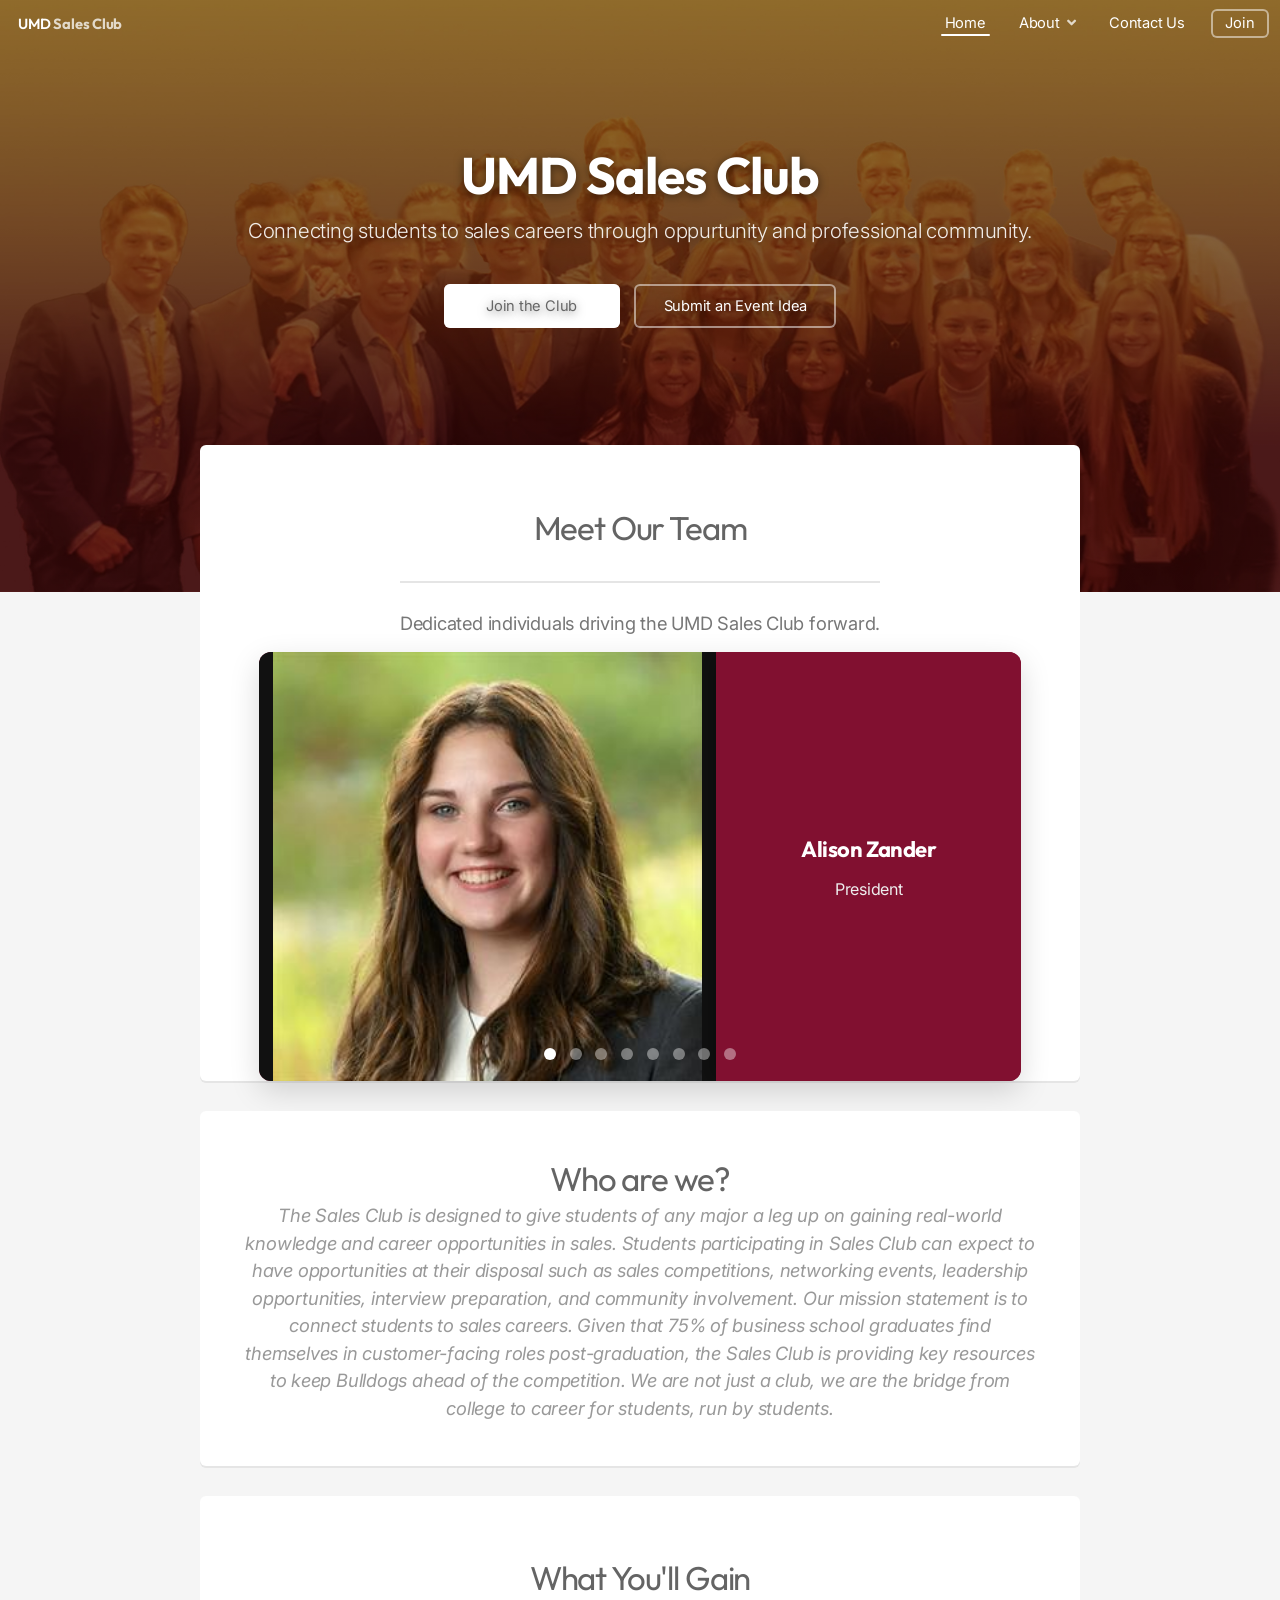
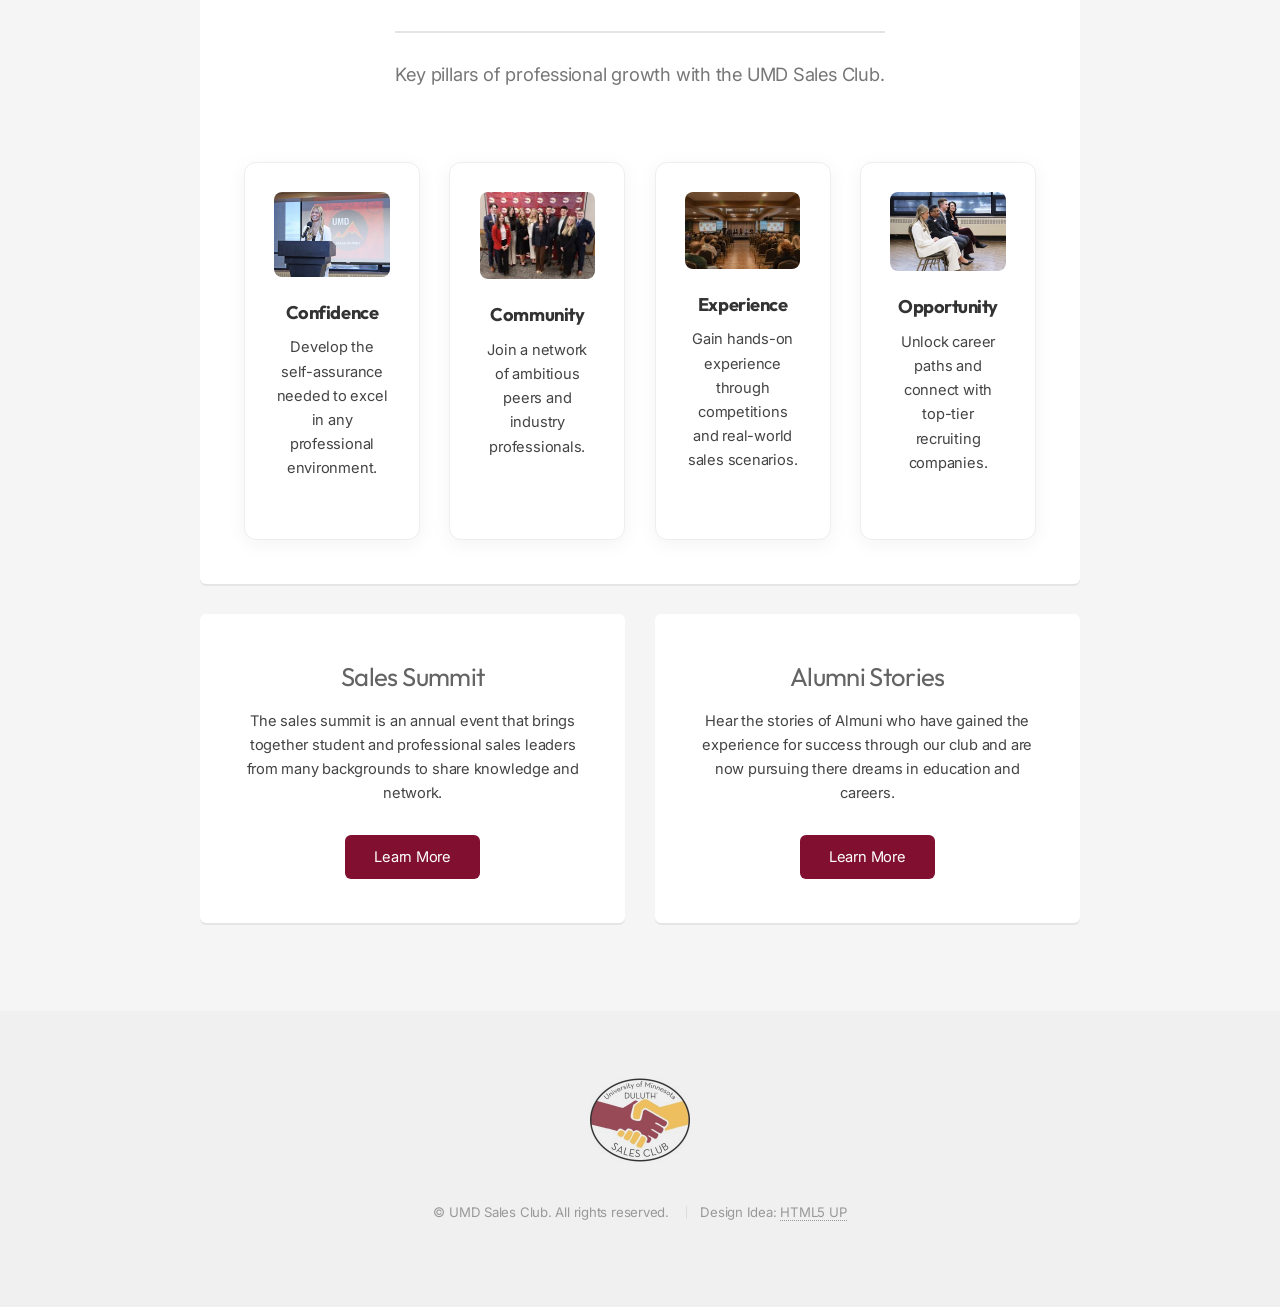
<file: index.html>
<!DOCTYPE HTML>
<!--
	Alpha by HTML5 UP
	html5up.net | @ajlkn
	Free for personal and commercial use under the CCA 3.0 license (html5up.net/license)
-->
<html>

<head>
	<title>UMD Sales Club</title>
	<meta charset="utf-8" />
	<meta name="viewport" content="width=device-width, initial-scale=1, user-scalable=no" />
	<link rel="stylesheet" href="assets/css/main.css" />
</head>

<body class="landing is-preload">
	<div id="page-wrapper">

		<!-- Header -->
		<header id="header" class="alt">
			<h1><a href="index.html">UMD</a> Sales Club</h1>
			<nav id="nav">
				<ul>
					<li class="current-page"><a href="index.html">Home</a></li>
					<li>
						<a class="icon solid fa-angle-down">About</a>
						<ul>
							<li><a href="events.html">Meetings & Events</a></li>
							<li><a href="summit.html">UMD Sales Summit</a></li>
							<li><a href="alumni.html">Alumni Stories</a></li>
						</ul>
					</li>
					<li><a href="contact.html">Contact Us</a></li>
					<li><a href="https://duluthumn.campusgroups.com/Sales/club_signup" class="button">Join</a></li>
				</ul>
			</nav>
		</header>

		<!-- Banner -->
		<section id="banner">
			<h2>UMD Sales Club</h2>
			<p>Connecting students to sales careers through oppurtunity and professional community.</p>
			<ul class="actions special">
				<li><a href="https://duluthumn.campusgroups.com/Sales/club_signup" class="button primary">Join the
						Club</a></li>
				<li><a href="contact.html" class="button">Submit an Event Idea</a></li>
			</ul>
		</section>

		<!-- Main -->
		<section id="main" class="container">

			<section class="box special member-slideshow">
				<header class="major">
					<h2><b>Meet Our Team</b></h2>
					<p>Dedicated individuals driving the UMD Sales Club forward.</p>
				</header>
				<div class="slideshow-container">
					<div class="slide active">
						<img src="images/President.jpg" alt="President" />
						<div class="slide-caption">
							<h3>Alison Zander</h3>
							<p>President</p>
						</div>
					</div>
					<div class="slide">
						<img src="images/vpbusiness.jpg" alt="VP of Business" />
						<div class="slide-caption">
							<h3>John Marquette</h3>
							<p>Vice President of Business Strategy and Operations</p>
						</div>
					</div>
					<div class="slide">
						<img src="images/vpcompany.jpg" alt="VP of Company Relations" />
						<div class="slide-caption">
							<h3>Breanna Storlie</h3>
							<p>Vice President of Company relations </p>
						</div>
					</div>
					<div class="slide">
						<img src="images/vpmarketing.png" alt="VP of Marketing" />
						<div class="slide-caption">
							<h3>Sydney Breyen</h3>
							<p>Vice President of Marketing and Events</p>
						</div>
					</div>
					<div class="slide">
						<img src="images/vpoutreach.jpg" alt="VP of Outreach" />
						<div class="slide-caption">
							<h3>Mitchell Erickson</h3>
							<p>Vice President of Outreach</p>
						</div>
					</div>
					<div class="slide">
						<img src="images/designer.jpg" alt="Designer" />
						<div class="slide-caption">
							<h3>Mason McCabe</h3>
							<p>Graphic Designer</p>
						</div>
					</div>
					<div class="slide">
						<img src="images/summitpres.jpg" alt="Summit President" />
						<div class="slide-caption">
							<h3>Leah Blomquist</h3>
							<p>Sales Summit President</p>
						</div>
					</div>
					<div class="slide">
						<img src="images/advisor.jpg" alt="Advisor" />
						<div class="slide-caption">
							<h3>Jessica Gardner</h3>
							<p>Sales Club Advisor</p>
						</div>
					</div>

					<!-- Navigation Dots -->
					<div class="slideshow-dots">
						<span class="dot active" data-slide="0"></span>
						<span class="dot" data-slide="1"></span>
						<span class="dot" data-slide="2"></span>
						<span class="dot" data-slide="3"></span>
						<span class="dot" data-slide="4"></span>
						<span class="dot" data-slide="5"></span>
						<span class="dot" data-slide="6"></span>
						<span class="dot" data-slide="7"></span>
					</div>
				</div>
			</section>
			<section class="reveal">
				<header class="box special features">
					<h2><b>Who are we?</b></h2>
					<p> The Sales Club is designed to give students of any major a leg up on gaining real-world
						knowledge and career opportunities in sales. Students participating in Sales Club can expect to
						have opportunities at their disposal such as sales competitions, networking events, leadership
						opportunities, interview preparation, and community involvement. Our mission statement is to
						connect students to sales careers. Given that 75% of business school graduates find themselves
						in customer-facing roles post-graduation, the Sales Club is providing key resources to keep
						Bulldogs ahead of the competition. We are not just a club, we are the bridge from college to
						career for students, run by students.</p>
				</header>
			</section>

			<section class="reveal">
				<div class="box special">
					<header class="major">
						<h2><b>What You'll Gain</b></h2>
						<p>Key pillars of professional growth with the UMD Sales Club.</p>
					</header>
					<div class="features-grid">
						<div class="feature-card">
							<span class="image fit"><img src="images/salessummit1.jpg" alt="Confidence" /></span>
							<h3>Confidence</h3>
							<p>Develop the self-assurance needed to excel in any professional environment.</p>
						</div>
						<div class="feature-card">
							<span class="image fit"><img src="images/salessumit2.jpg" alt="Community" /></span>
							<h3>Community</h3>
							<p>Join a network of ambitious peers and industry professionals.</p>
						</div>
						<div class="feature-card">
							<span class="image fit"><img src="images/salessummit4.jpg" alt="Experience" /></span>
							<h3>Experience</h3>
							<p>Gain hands-on experience through competitions and real-world sales scenarios.</p>
						</div>
						<div class="feature-card">
							<span class="image fit"><img src="images/salessummit3.jpeg" alt="Opportunity" /></span>
							<h3>Opportunity</h3>
							<p>Unlock career paths and connect with top-tier recruiting companies.</p>
						</div>
					</div>
				</div>
			</section>

			<div class="row reveal">
				<div class="col-6 col-12-narrower">

					<section class="box special">

						<h3><b>Sales Summit</b></h3>
						<p>The sales summit is an annual event that brings together student and professional sales
							leaders from many backgrounds to share knowledge and network.</p>
						<ul class="actions special">
							<li><a href="summit.html" class="button primary">Learn More</a></li>
						</ul>
					</section>

				</div>
				<div class="col-6 col-12-narrower">

					<section class="box special">

						<h3><b>Alumni Stories</b></h3>
						<p>Hear the stories of Almuni who have gained the experience for success through
							our club and are now pursuing there dreams in education and careers.</p>
						<ul class="actions special">
							<li><a href="alumni.html" class="button primary">Learn More</a></li>
						</ul>
					</section>

				</div>
			</div>

		</section>



		<!-- Footer -->
		<footer id="footer">
			<ul class="icons">
				<li><img src="images/logo.jpg" alt="UMD Sales Club Logo"></li>
			</ul>
			<ul class="copyright">
				<li>&copy; UMD Sales Club. All rights reserved.</li>
				<li>Design Idea: <a href="http://html5up.net">HTML5 UP</a></li>
			</ul>
		</footer>

	</div>

	<!-- Scripts -->
	<script src="assets/js/jquery.min.js"></script>
	<script src="assets/js/jquery.dropotron.min.js"></script>
	<script src="assets/js/jquery.scrollex.min.js"></script>
	<script src="assets/js/browser.min.js"></script>
	<script src="assets/js/breakpoints.min.js"></script>
	<script src="assets/js/util.js"></script>
	<script src="assets/js/main.js"></script>

	<!-- Scroll Reveal Script -->
	<script>
		$(function () {
			var $window = $(window);
			var $revealElements = $('.reveal');

			function revealOnScroll() {
				var scrollPos = $window.scrollTop() + ($window.height() * 0.85);

				$revealElements.each(function () {
					var $this = $(this);
					if (scrollPos > $this.offset().top) {
						$this.addClass('active');
					}
				});
			}

			$window.on('scroll load', revealOnScroll);
			revealOnScroll(); // Trigger once on load
		});
	</script>

</body>

</html>
</file>
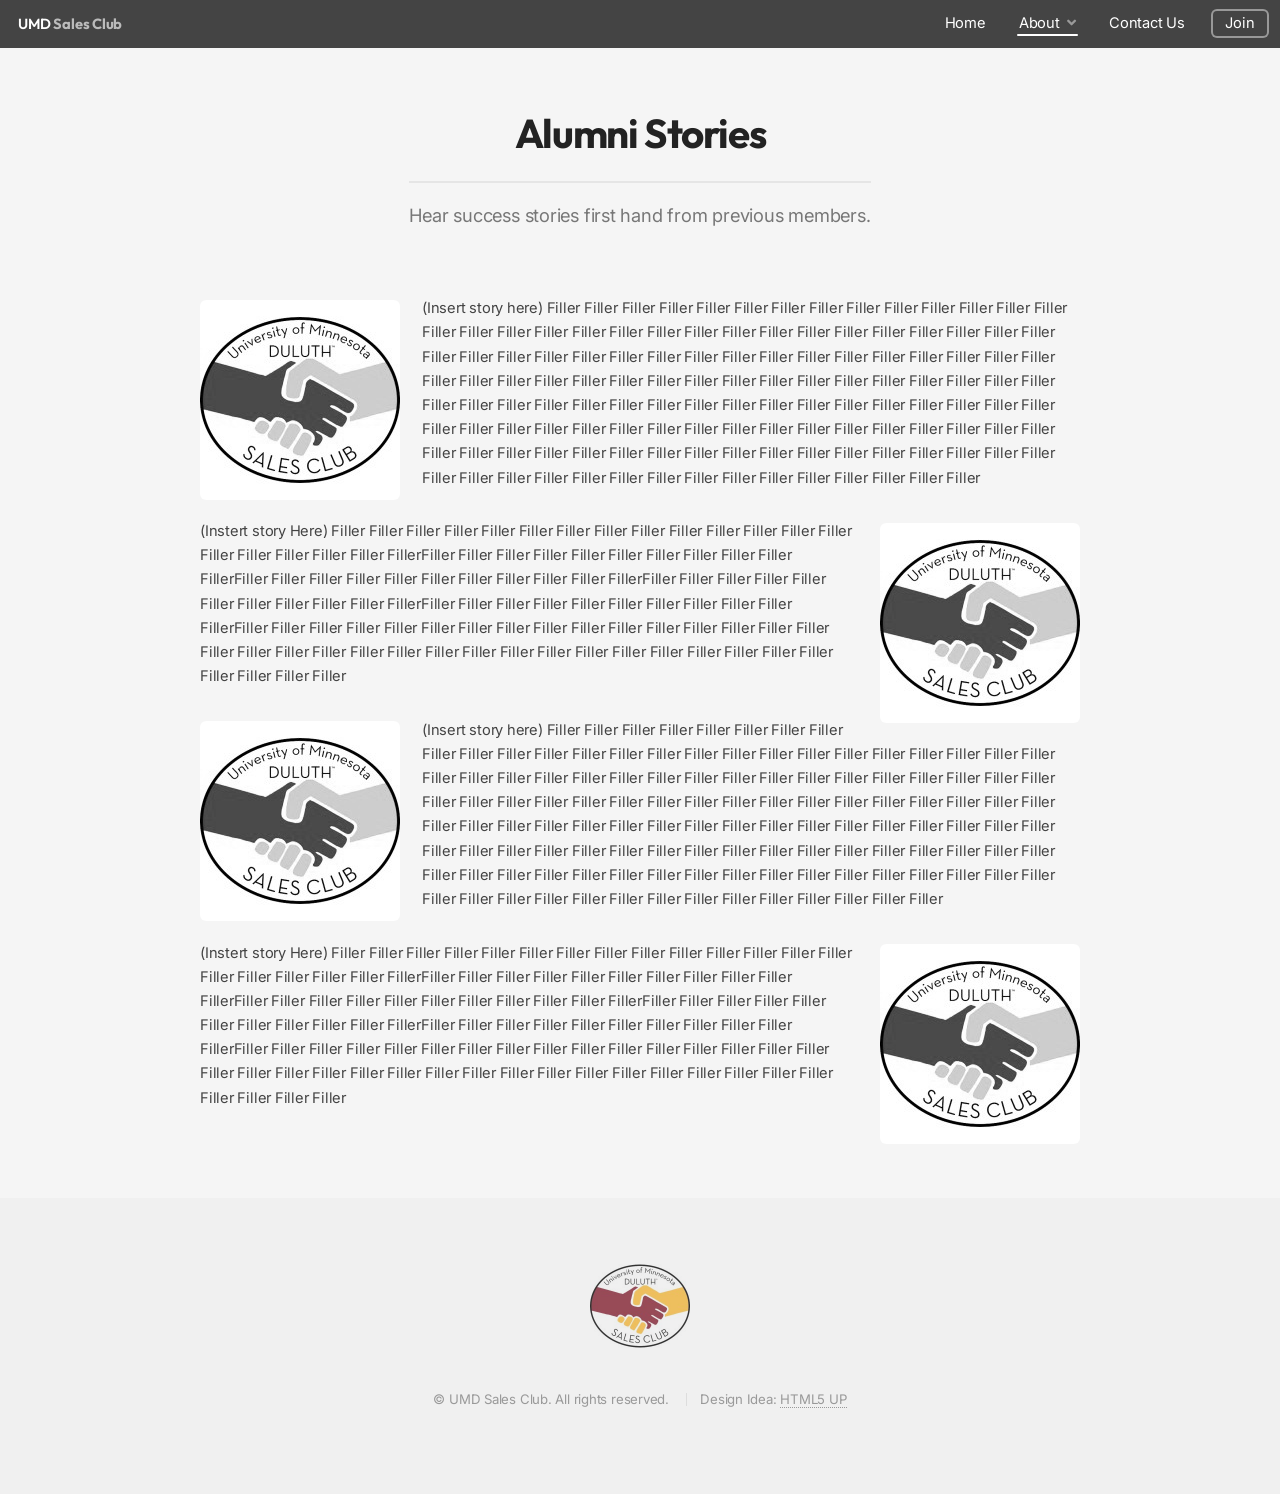
<file: alumni.html>
<!DOCTYPE HTML>
<!--
	Alpha by HTML5 UP
	html5up.net | @ajlkn
	Free for personal and commercial use under the CCA 3.0 license (html5up.net/license)
-->
<html>

<head>
	<title>Alumni - UMD Sales Club</title>
	<meta charset="utf-8" />
	<meta name="viewport" content="width=device-width, initial-scale=1, user-scalable=no" />
	<link rel="stylesheet" href="assets/css/main.css" />
</head>

<body class="is-preload">
	<div id="page-wrapper">

		<!-- Header -->
		<header id="header">
			<h1><a href="index.html">UMD</a> Sales Club</h1>
			<nav id="nav">
				<ul>
					<li><a href="index.html">Home</a></li>
					<li class="current-page">
						<a href="#" class="icon solid fa-angle-down">About</a>
						<ul>
							<li><a href="events.html">Meetings and Events</a></li>
							<li><a href="summit.html">UMD Sales Summit</a></li>
							<li class="current-subpage"><a href="alumni.html">Alumni Stories</a></li>
						</ul>
					</li>
					<li><a href="contact.html">Contact Us</a></li>
					<li><a href="https://duluthumn.campusgroups.com/Sales/club_signup" class="button">Join</a></li>
				</ul>
			</nav>
		</header>

		<!-- Main -->
		<section id="main" class="container">
			<header>
				<h2>Alumni Stories</h2>
				<p>Hear success stories first hand from previous members.</p>
			</header>
			<p><span class="image left"><img src="images/graylogo.jpg" alt="Filler" /></span> (Insert story
				here)
				Filler Filler Filler Filler Filler Filler Filler Filler Filler Filler Filler
				Filler Filler Filler Filler Filler Filler Filler Filler Filler Filler Filler
				Filler Filler Filler Filler Filler Filler Filler Filler Filler Filler Filler
				Filler Filler Filler Filler Filler Filler Filler Filler Filler Filler Filler
				Filler Filler Filler Filler Filler Filler Filler Filler Filler Filler Filler
				Filler Filler Filler Filler Filler Filler Filler Filler Filler Filler Filler
				Filler Filler Filler Filler Filler Filler Filler Filler Filler Filler Filler
				Filler Filler Filler Filler Filler Filler Filler Filler Filler Filler Filler
				Filler Filler Filler Filler Filler Filler Filler Filler Filler Filler Filler
				Filler Filler Filler Filler Filler Filler Filler Filler Filler Filler Filler
				Filler Filler Filler Filler Filler Filler Filler Filler Filler Filler Filler
				Filler Filler Filler Filler Filler Filler Filler Filler Filler Filler </p>
			<p><span class="image right"><img src="images/graylogo.jpg" alt="Filler" /></span>(Instert story Here)
				Filler Filler Filler Filler Filler Filler Filler Filler Filler Filler
				Filler Filler Filler Filler Filler Filler Filler Filler Filler FillerFiller
				Filler Filler Filler Filler Filler Filler Filler Filler Filler FillerFiller
				Filler Filler Filler Filler Filler Filler Filler Filler Filler FillerFiller
				Filler Filler Filler Filler Filler Filler Filler Filler Filler FillerFiller
				Filler Filler Filler Filler Filler Filler Filler Filler Filler FillerFiller
				Filler Filler Filler Filler Filler Filler Filler Filler Filler Filler Filler
				Filler Filler Filler Filler Filler Filler Filler Filler Filler Filler Filler
				Filler Filler Filler Filler Filler Filler Filler Filler Filler Filler Filler
				Filler Filler Filler</p>
			<p><span class="image left"><img src="images/graylogo.jpg" alt="Filler" /></span> (Insert story
				here)
				Filler Filler Filler Filler Filler Filler Filler Filler Filler Filler Filler
				Filler Filler Filler Filler Filler Filler Filler Filler Filler Filler Filler
				Filler Filler Filler Filler Filler Filler Filler Filler Filler Filler Filler
				Filler Filler Filler Filler Filler Filler Filler Filler Filler Filler Filler
				Filler Filler Filler Filler Filler Filler Filler Filler Filler Filler Filler
				Filler Filler Filler Filler Filler Filler Filler Filler Filler Filler Filler
				Filler Filler Filler Filler Filler Filler Filler Filler Filler Filler Filler
				Filler Filler Filler Filler Filler Filler Filler Filler Filler Filler Filler
				Filler Filler Filler Filler Filler Filler Filler Filler Filler Filler Filler
				Filler Filler Filler Filler Filler Filler Filler Filler Filler Filler Filler
				Filler Filler Filler Filler Filler Filler Filler Filler Filler Filler Filler
				Filler Filler Filler</p>
			<p><span class="image right"><img src="images/graylogo.jpg" alt="Filler" /></span>(Instert story Here)
				Filler Filler Filler Filler Filler Filler Filler Filler Filler Filler
				Filler Filler Filler Filler Filler Filler Filler Filler Filler FillerFiller
				Filler Filler Filler Filler Filler Filler Filler Filler Filler FillerFiller
				Filler Filler Filler Filler Filler Filler Filler Filler Filler FillerFiller
				Filler Filler Filler Filler Filler Filler Filler Filler Filler FillerFiller
				Filler Filler Filler Filler Filler Filler Filler Filler Filler FillerFiller
				Filler Filler Filler Filler Filler Filler Filler Filler Filler Filler Filler
				Filler Filler Filler Filler Filler Filler Filler Filler Filler Filler Filler
				Filler Filler Filler Filler Filler Filler Filler Filler Filler Filler Filler
				Filler Filler Filler</p>
		</section>

		<!-- Footer -->
		<footer id="footer">
			<ul class="icons">
				<li><img src="images/logo.jpg" alt="UMD Sales Club Logo"></li>
			</ul>
			<ul class="copyright">
				<li>&copy; UMD Sales Club. All rights reserved.</li>
				<li>Design Idea: <a href="http://html5up.net">HTML5 UP</a></li>
			</ul>
		</footer>

	</div>

	<!-- Scripts -->
	<script src="assets/js/jquery.min.js"></script>
	<script src="assets/js/jquery.dropotron.min.js"></script>
	<script src="assets/js/jquery.scrollex.min.js"></script>
	<script src="assets/js/browser.min.js"></script>
	<script src="assets/js/breakpoints.min.js"></script>
	<script src="assets/js/util.js"></script>
	<script src="assets/js/main.js"></script>

</body>

</html>
</file>
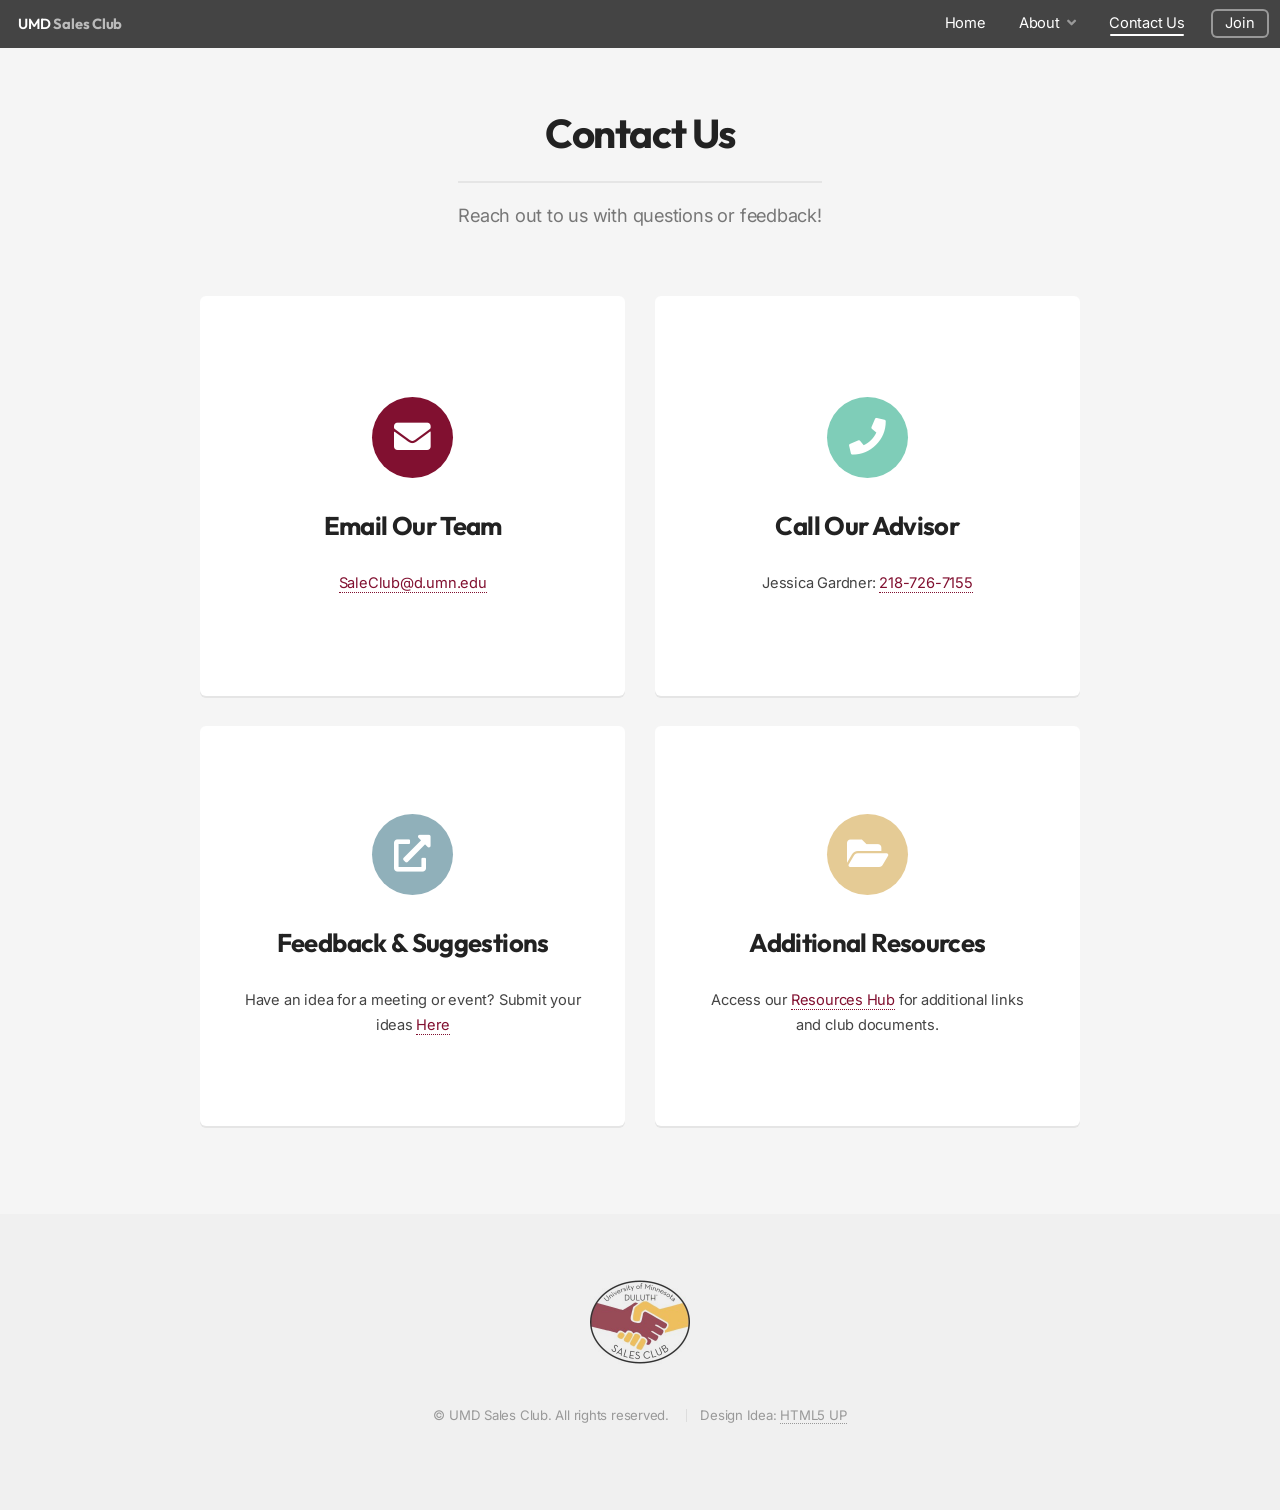
<file: contact.html>
<!DOCTYPE HTML>
<!--
	Alpha by HTML5 UP
	html5up.net | @ajlkn
	Free for personal and commercial use under the CCA 3.0 license (html5up.net/license)
-->
<html>

<head>
	<title>Contact - UMD Sales Club</title>
	<meta charset="utf-8" />
	<meta name="viewport" content="width=device-width, initial-scale=1, user-scalable=no" />
	<link rel="stylesheet" href="assets/css/main.css" />
</head>

<body class="is-preload">
	<div id="page-wrapper">

		<!-- Header -->
		<header id="header">
			<h1><a href="index.html">UMD</a> Sales Club</h1>
			<nav id="nav">
				<ul>
					<li><a href="index.html">Home</a></li>
					<li>
						<a href="#" class="icon solid fa-angle-down">About</a>
						<ul>
							<li><a href="events.html">Meetings and Events</a></li>
							<li><a href="summit.html">UMD Sales Summit</a></li>
							<li><a href="alumni.html">Alumni Stories</a></li>
						</ul>
					</li>
					<li class="current-page"><a href="contact.html">Contact Us</a></li>
					<li><a href="https://duluthumn.campusgroups.com/Sales/club_signup" class="button">Join</a></li>
				</ul>
			</nav>
		</header>

		<!-- Main -->
		<section id="main" class="container">
			<header>
				<h2>Contact Us</h2>
				<p>Reach out to us with questions or feedback!</p>
			</header>

			<div class="row">
				<div class="col-6 col-12-mobilep">
					<section class="box special contact-card">
						<span class="icon solid major fa-envelope accent2"></span>
						<h3>Email Our Team</h3>
						<p><a href="mailto:saleclub@d.umn.edu">SaleClub@d.umn.edu</a></p>
					</section>
				</div>
				<div class="col-6 col-12-mobilep">
					<section class="box special contact-card">
						<span class="icon solid major fa-phone accent3"></span>
						<h3>Call Our Advisor</h3>
						<p>Jessica Gardner: <a href="tel:218-726-7155">218-726-7155</a></p>
					</section>
				</div>
				<div class="col-6 col-12-mobilep">
					<section class="box special contact-card">
						<span class="icon solid major fa-external-link-alt accent4"></span>
						<h3>Feedback & Suggestions</h3>
						<p>Have an idea for a meeting or event? Submit your ideas <a href="#">Here</a></p>
					</section>
				</div>
				<div class="col-6 col-12-mobilep">
					<section class="box special contact-card">
						<span class="icon solid major fa-folder-open accent5"></span>
						<h3>Additional Resources</h3>
						<p>Access our <a href="resources.html">Resources Hub</a> for additional links and club
							documents.</p>
						<ul class="actions special">

						</ul>
					</section>
				</div>
			</div>
		</section>

		<!-- Footer -->
		<footer id="footer">
			<ul class="icons">
				<li><img src="images/logo.jpg" alt="UMD Sales Club Logo"></li>
			</ul>
			<ul class="copyright">
				<li>&copy; UMD Sales Club. All rights reserved.</li>
				<li>Design Idea: <a href="http://html5up.net">HTML5 UP</a></li>
			</ul>
		</footer>

	</div>

	<!-- Scripts -->
	<script src="assets/js/jquery.min.js"></script>
	<script src="assets/js/jquery.dropotron.min.js"></script>
	<script src="assets/js/jquery.scrollex.min.js"></script>
	<script src="assets/js/browser.min.js"></script>
	<script src="assets/js/breakpoints.min.js"></script>
	<script src="assets/js/util.js"></script>
	<script src="assets/js/main.js"></script>

</body>

</html>
</file>
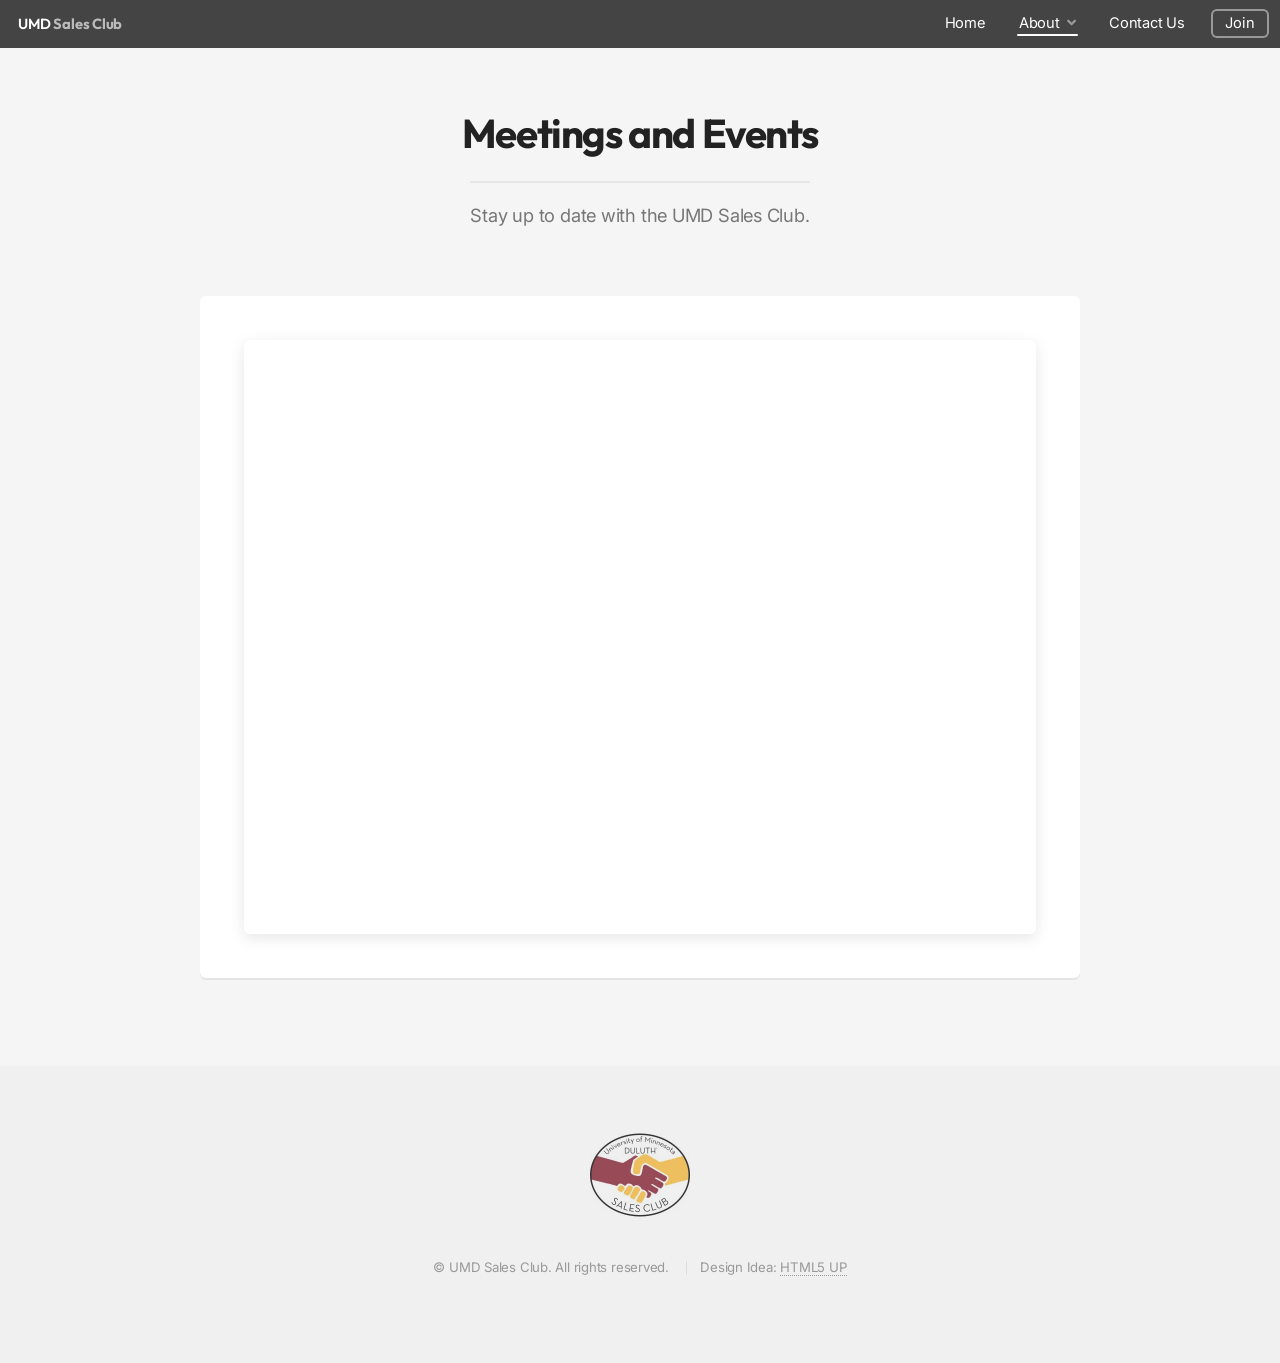
<file: events.html>
<!DOCTYPE HTML>
<!--
	Alpha by HTML5 UP
	html5up.net | @ajlkn
	Free for personal and commercial use under the CCA 3.0 license (html5up.net/license)
-->
<html>

<head>
	<title>Meetings and Events - UMD Sales Club</title>
	<meta charset="utf-8" />
	<meta name="viewport" content="width=device-width, initial-scale=1, user-scalable=no" />
	<link rel="stylesheet" href="assets/css/main.css" />
	<style>
		.calendar-container {
			position: relative;
			padding-bottom: 75%;
			/* 4:3 Aspect Ratio */
			height: 0;
			overflow: hidden;
			border-radius: 6px;
			box-shadow: 0 4px 15px rgba(0, 0, 0, 0.1);
		}

		.calendar-container iframe {
			position: absolute;
			top: 0;
			left: 0;
			width: 100%;
			height: 100%;
			border: 0;
		}

		@media screen and (max-width: 736px) {
			.calendar-container {
				padding-bottom: 100%;
				/* More square aspect ratio on mobile */
			}
		}
	</style>
</head>

<body class="is-preload">
	<div id="page-wrapper">

		<!-- Header -->
		<header id="header">
			<h1><a href="index.html">UMD</a> Sales Club</h1>
			<nav id="nav">
				<ul>
					<li><a href="index.html">Home</a></li>
					<li class="current-page">
						<a href="#" class="icon solid fa-angle-down">About</a>
						<ul>
							<li class="current-subpage"><a href="events.html">Meetings & Events</a></li>
							<li><a href="summit.html">UMD Sales Summit</a></li>
							<li><a href="alumni.html">Alumni Stories</a></li>
						</ul>
					</li>
					<li><a href="contact.html">Contact Us</a></li>
					<li><a href="https://duluthumn.campusgroups.com/Sales/club_signup" class="button">Join</a></li>
				</ul>
			</nav>
		</header>

		<!-- Main -->
		<section id="main" class="container">
			<header>
				<h2>Meetings and Events</h2>
				<p>Stay up to date with the UMD Sales Club.</p>
			</header>
			<div class="box">
				<div class="calendar-container">
					<!-- Replace the src with the actual Google Calendar embed URL if necessary -->
					<iframe
						src="https://calendar.google.com/calendar/embed?src=en.usa%23holiday%40group.v.calendar.google.com&ctz=America%2FNew_York"
						style="border: 0" width="800" height="600" frameborder="0" scrolling="no"></iframe>
				</div>
			</div>
		</section>

	<!-- Footer -->
	<footer id="footer">
		<ul class="icons">
			<li><img src="images/logo.jpg" alt="UMD Sales Club Logo"></li>
		</ul>
		<ul class="copyright">
			<li>&copy; UMD Sales Club. All rights reserved.</li>
			<li>Design Idea: <a href="http://html5up.net">HTML5 UP</a></li>
		</ul>
	</footer>

	</div>

	<!-- Scripts -->
	<script src="assets/js/jquery.min.js"></script>
	<script src="assets/js/jquery.dropotron.min.js"></script>
	<script src="assets/js/jquery.scrollex.min.js"></script>
	<script src="assets/js/browser.min.js"></script>
	<script src="assets/js/breakpoints.min.js"></script>
	<script src="assets/js/util.js"></script>
	<script src="assets/js/main.js"></script>

</body>

</html>
</file>
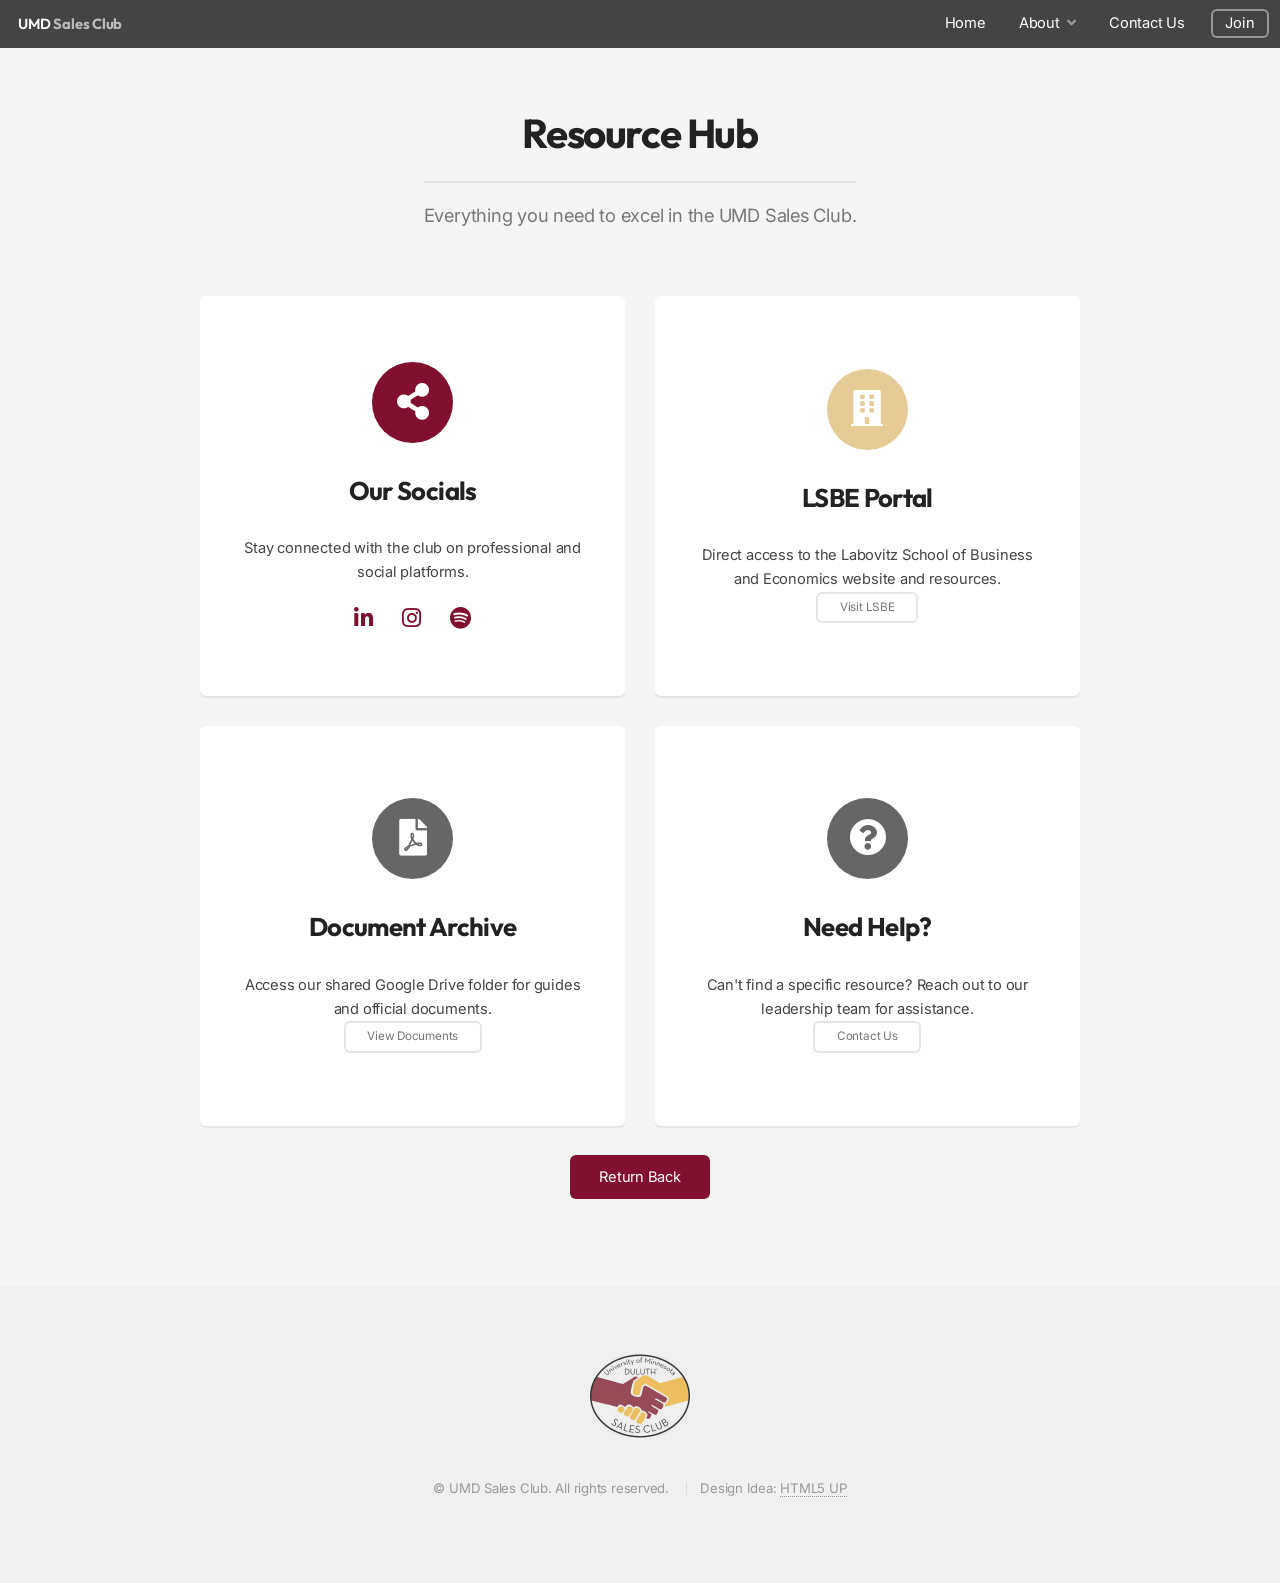
<file: resources.html>
<!DOCTYPE HTML>
<html>

<head>
	<title>Resource Hub - UMD Sales Club</title>
	<meta charset="utf-8" />
	<meta name="viewport" content="width=device-width, initial-scale=1, user-scalable=no" />
	<link rel="stylesheet" href="assets/css/main.css" />
</head>

<body class="is-preload">
	<div id="page-wrapper">

		<!-- Header -->
		<header id="header">
			<h1><a href="index.html">UMD</a> Sales Club</h1>
			<nav id="nav">
				<ul>
					<li><a href="index.html">Home</a></li>
					<li>
						<a href="#" class="icon solid fa-angle-down">About</a>
						<ul>
							<li><a href="events.html">Meetings and Events</a></li>
							<li><a href="summit.html">UMD Sales Summit</a></li>
							<li><a href="alumni.html">Alumni Stories</a></li>
						</ul>
					</li>
					<li><a href="contact.html">Contact Us</a></li>
					<li><a href="https://duluthumn.campusgroups.com/Sales/club_signup" class="button">Join</a></li>
				</ul>
			</nav>
		</header>

		<!-- Main -->
		<section id="main" class="container">
			<header>
				<h2>Resource Hub</h2>
				<p>Everything you need to excel in the UMD Sales Club.</p>
			</header>

			<div class="row">
				<!-- Social Medias -->
				<div class="col-6 col-12-mobilep">
					<section class="box special contact-card">
						<span class="icon solid major fa-share-alt accent2"></span>
						<h3>Our Socials</h3>
						<p>Stay connected with the club on professional and social platforms.</p>
						<ul class="icons-row">
							<li><a href="https://www.linkedin.com/company/university-of-minnesota-duluth-professional-sales"
									class="icon brands fa-linkedin-in"><span class="label">LinkedIn</span></a>
							</li>
							<li><a href="https://www.instagram.com/umdsalesclub/" class="icon brands fa-instagram"><span
										class="label">Instagram</span></a>
							</li>
							<li><a href="https://creators.spotify.com/pod/profile/umd-sales-club/episodes/Bob-Usselman-e1gp4sp"
									class="icon brands fa-spotify"><span class="label">Spotify</span></a></li>
						</ul>
					</section>
				</div>

				<!-- Business School Website -->
				<div class="col-6 col-12-mobilep">
					<section class="box special contact-card">
						<span class="icon solid major fa-building accent5"></span>
						<h3>LSBE Portal</h3>
						<p>Direct access to the Labovitz School of Business and Economics website and resources.</p>
						<ul class="actions special">
							<li><a href="https://lsbe.d.umn.edu/" class="button alt small">Visit LSBE</a></li>
						</ul>
					</section>
				</div>

				<!-- Random PDFs -->
				<div class="col-6 col-12-mobilep">
					<section class="box special contact-card">
						<span class="icon solid major fa-file-pdf accent1"></span>
						<h3>Document Archive</h3>
						<p>Access our shared Google Drive folder for guides and official
							documents.</p>
						<ul class="actions special">
							<li><a href="https://drive.google.com" class="button alt small" target="_blank">View
									Documents</a></li>
						</ul>
					</section>
				</div>

				<!-- Need Help? -->
				<div class="col-6 col-12-mobilep">
					<section class="box special contact-card">
						<span class="icon solid major fa-question-circle"></span>
						<h3>Need Help?</h3>
						<p>Can't find a specific resource? Reach out to our leadership team for assistance.</p>
						<ul class="actions special">
							<li><a href="contact.html" class="button alt small">Contact Us</a></li>
						</ul>
					</section>
				</div>
			</div>

			<!-- Back to Contact CTA -->
			<footer class="major">

				<ul class="actions special">
					<li><a href="contact.html" class="button primary">Return Back</a></li>
				</ul>
			</footer>
		</section>

		<!-- Footer -->
		<footer id="footer">
			<ul class="icons">
				<li><img src="images/logo.jpg" alt="UMD Sales Club Logo"></li>
			</ul>
			<ul class="copyright">
				<li>&copy; UMD Sales Club. All rights reserved.</li>
				<li>Design Idea: <a href="http://html5up.net">HTML5 UP</a></li>
			</ul>
		</footer>

	</div>

	<!-- Scripts -->
	<script src="assets/js/jquery.min.js"></script>
	<script src="assets/js/jquery.dropotron.min.js"></script>
	<script src="assets/js/jquery.scrollex.min.js"></script>
	<script src="assets/js/browser.min.js"></script>
	<script src="assets/js/breakpoints.min.js"></script>
	<script src="assets/js/util.js"></script>
	<script src="assets/js/main.js"></script>

</body>

</html>
</file>
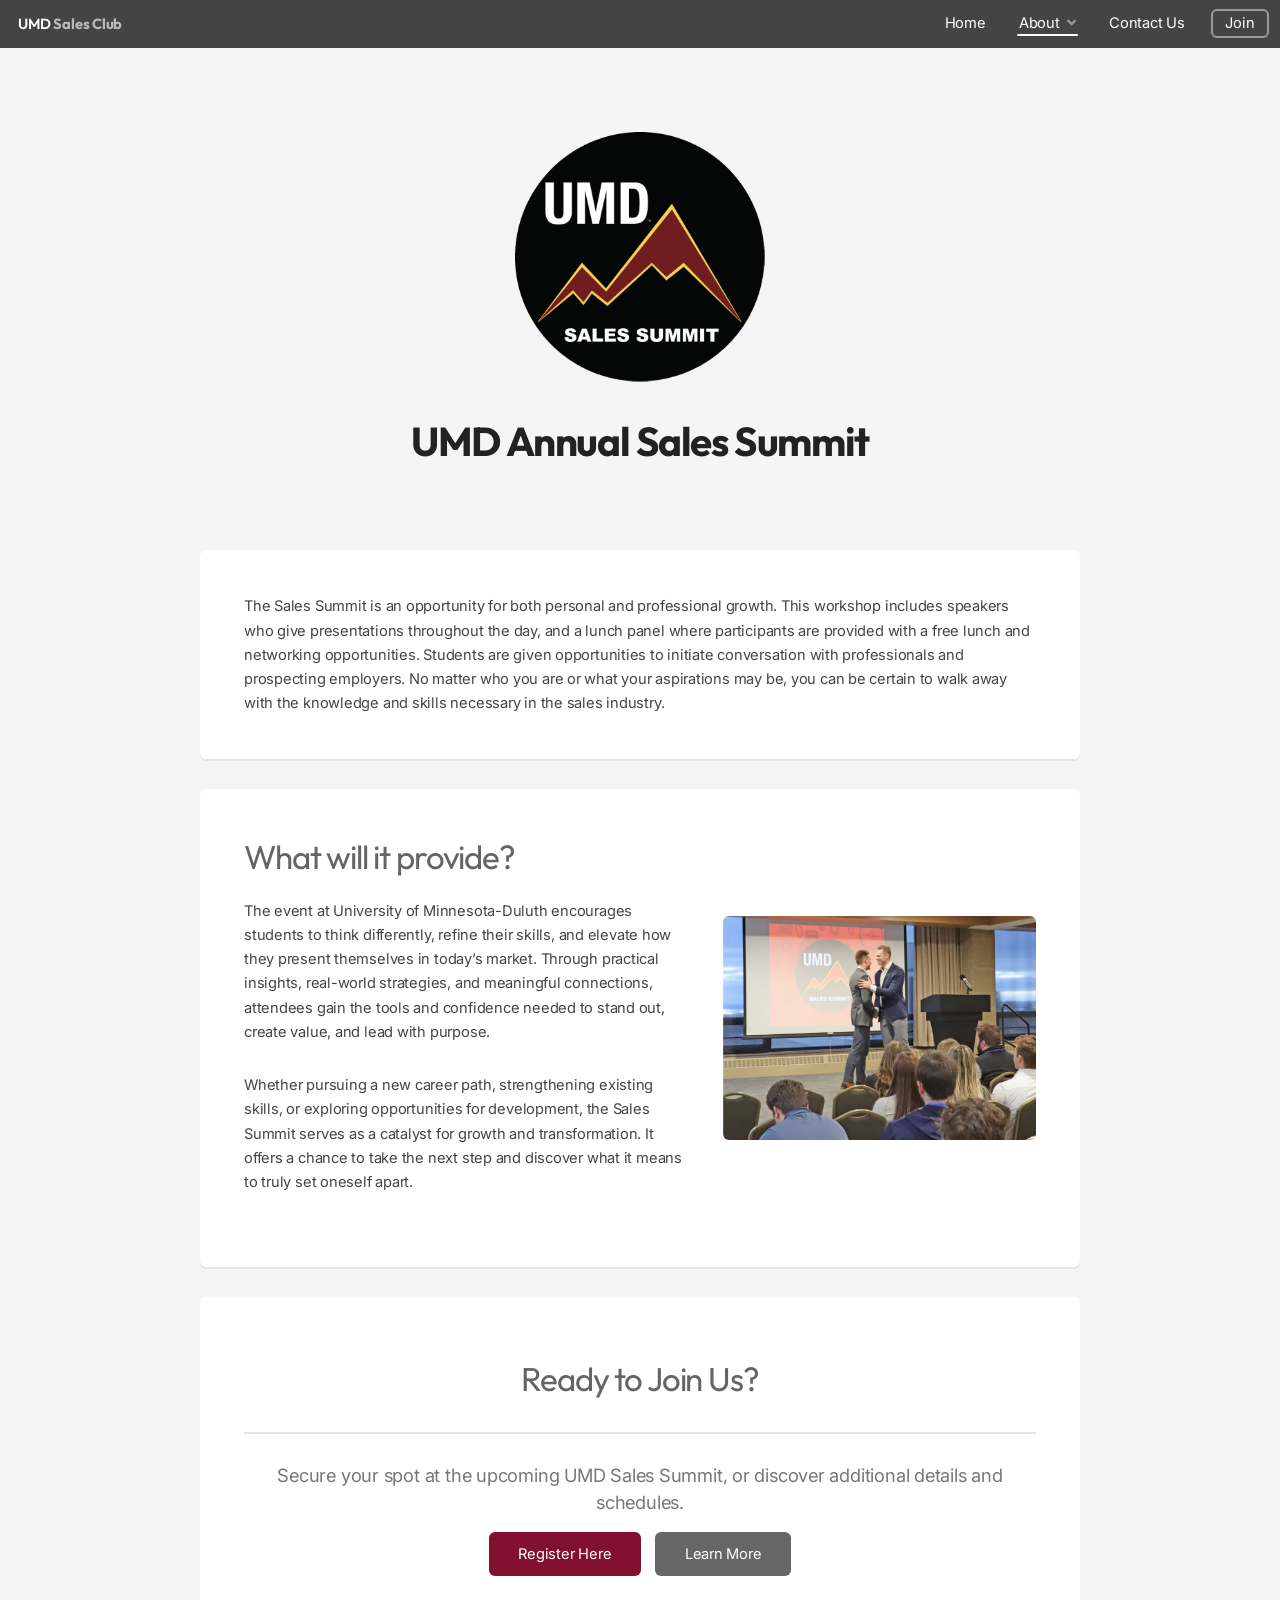
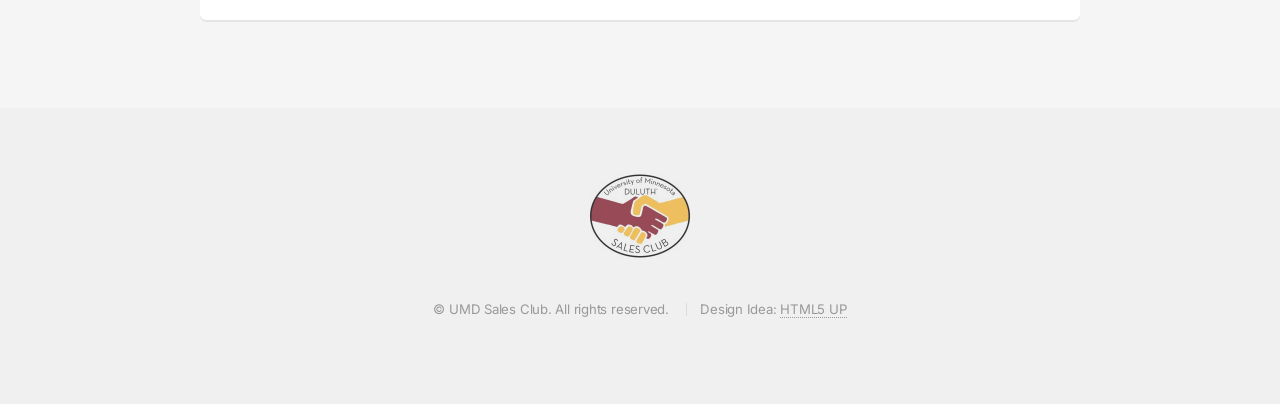
<file: summit.html>
<!DOCTYPE HTML>
<!--
	Alpha by HTML5 UP
	html5up.net | @ajlkn
	Free for personal and commercial use under the CCA 3.0 license (html5up.net/license)
-->
<html>

<head>
	<title>Summit - UMD Sales Club</title>
	<meta charset="utf-8" />
	<meta name="viewport" content="width=device-width, initial-scale=1, user-scalable=no" />
	<link rel="stylesheet" href="assets/css/main.css" />
</head>

<body class="is-preload">
	<div id="page-wrapper">

		<!-- Header -->
		<header id="header">
			<h1><a href="index.html">UMD</a> Sales Club</h1>
			<nav id="nav">
				<ul>
					<li><a href="index.html">Home</a></li>
					<li class="current-page">
						<a href="#" class="icon solid fa-angle-down">About</a>
						<ul>
							<li><a href="events.html">Meetings and Events</a></li>
							<li class="current-subpage"><a href="summit.html">UMD Sales Summit</a></li>
							<li><a href="alumni.html">Alumni Stories</a></li>
						</ul>
					</li>
					<li><a href="contact.html">Contact Us</a></li>
					<li><a href="https://duluthumn.campusgroups.com/Sales/club_signup" class="button">Join</a></li>
				</ul>
			</nav>
		</header>

		<!-- Main -->
		<section id="main" class="container">
			<header style="padding: 2em 0; text-align: center; margin-bottom: 2em;">
				<img src="images/summit_logo_cropped.png" alt="UMD Annual Sales Summit Logo"
					style="max-width: 250px; height: auto; margin-bottom: 1.5em; display: inline-block;">
				<h2 style="margin-bottom: 0.5em;">UMD Annual Sales Summit</h2>
			</header>
			<div class="box">
				<p>The Sales Summit is an opportunity for both personal and professional growth. This workshop includes
					speakers who give presentations throughout the day, and a lunch panel where participants are
					provided with a free lunch and networking opportunities. Students are given opportunities to
					initiate conversation with professionals and prospecting employers. No matter who you are or what
					your aspirations may be, you can be certain to walk away with the knowledge and skills necessary in
					the sales industry.</p>
			</div>


			<div class="box">
				<div class="row">
					<div class="col-7 col-12-mobilep">
						<h2><b>What will it provide?</b></h2>
						<p>The event at University of Minnesota-Duluth encourages
							students to think differently, refine their skills, and elevate how they present themselves
							in today’s market. Through practical insights, real-world strategies, and meaningful
							connections, attendees gain the tools and confidence needed to stand out, create value, and
							lead with
							purpose.</p>

						<p>Whether pursuing a new career path, strengthening existing skills, or exploring opportunities
							for development, the Sales Summit serves as a catalyst for growth and transformation. It
							offers
							a chance to take the next step and discover what it means to truly set oneself apart.</p>
					</div>
					<div class="col-5 col-12-mobilep">
						<span class="image fit" style="height: 100%; display: flex; align-items: center;"><img
								src="images/speaker2.png" alt="" style="margin-bottom: 0;" /></span>
					</div>
				</div>
			</div>

			<div class="box special">
				<header class="major">
					<h2><b>Ready to Join Us?</b></h2>
					<p>Secure your spot at the upcoming UMD Sales Summit, or discover additional details and schedules.
					</p>
				</header>
				<ul class="actions special">
					<li><a href="https://duluthumn.campusgroups.com/sales/rsvp_boot?id=383982"
							class="button primary">Register
							Here</a></li>
					<li><a href="https://lsbesalessummit.com/" class="button">Learn More</a></li>
				</ul>
			</div>
		</section>

		<!-- Footer -->
		<footer id="footer">
			<ul class="icons">
				<li><img src="images/logo.jpg" alt="UMD Sales Club Logo"></li>
			</ul>
			<ul class="copyright">
				<li>&copy; UMD Sales Club. All rights reserved.</li>
				<li>Design Idea: <a href="http://html5up.net">HTML5 UP</a></li>
			</ul>
		</footer>

	</div>

	<!-- Scripts -->
	<script src="assets/js/jquery.min.js"></script>
	<script src="assets/js/jquery.dropotron.min.js"></script>
	<script src="assets/js/jquery.scrollex.min.js"></script>
	<script src="assets/js/browser.min.js"></script>
	<script src="assets/js/breakpoints.min.js"></script>
	<script src="assets/js/util.js"></script>
	<script src="assets/js/main.js"></script>

</body>

</html>
</file>
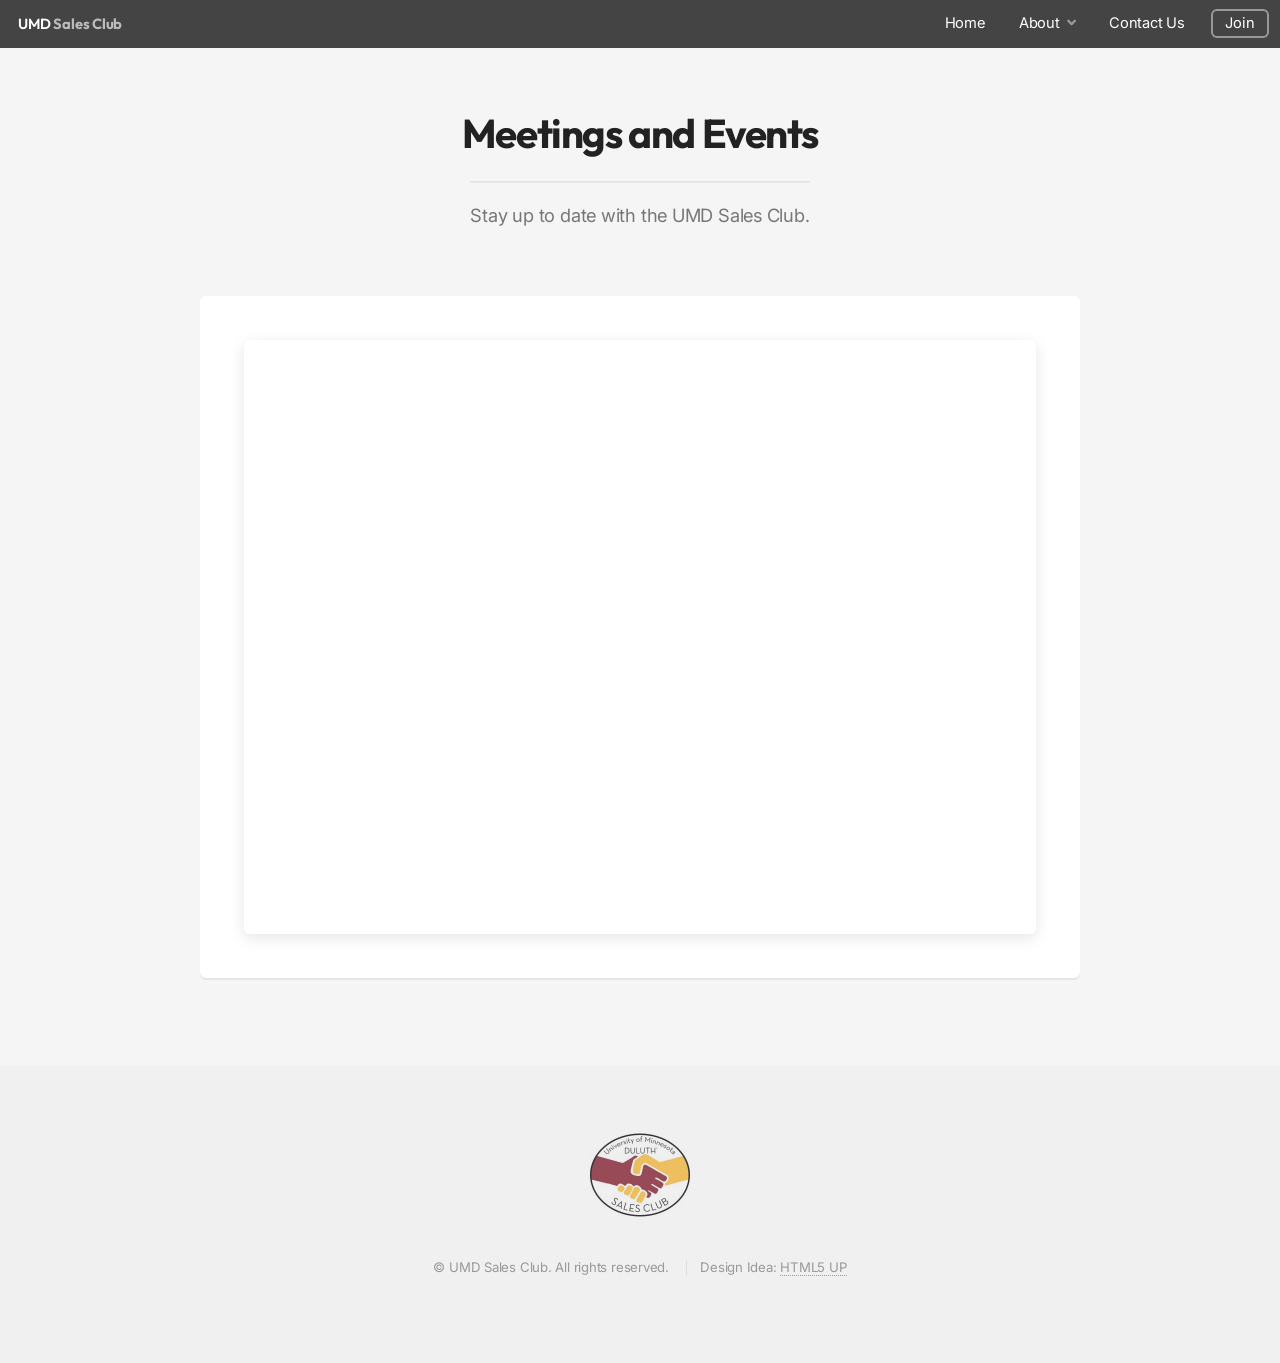
<file: UMDSalesClubALNA/events.html>
<!DOCTYPE HTML>
<!--
	Alpha by HTML5 UP
	html5up.net | @ajlkn
	Free for personal and commercial use under the CCA 3.0 license (html5up.net/license)
-->
<html>

<head>
	<title>Meetings and Events - UMD Sales Club</title>
	<meta charset="utf-8" />
	<meta name="viewport" content="width=device-width, initial-scale=1, user-scalable=no" />
	<link rel="stylesheet" href="assets/css/main.css" />
	<style>
		.calendar-container {
			position: relative;
			padding-bottom: 75%;
			/* 4:3 Aspect Ratio */
			height: 0;
			overflow: hidden;
			border-radius: 6px;
			box-shadow: 0 4px 15px rgba(0, 0, 0, 0.1);
		}

		.calendar-container iframe {
			position: absolute;
			top: 0;
			left: 0;
			width: 100%;
			height: 100%;
			border: 0;
		}

		@media screen and (max-width: 736px) {
			.calendar-container {
				padding-bottom: 100%;
				/* More square aspect ratio on mobile */
			}
		}
	</style>
</head>

<body class="is-preload">
	<div id="page-wrapper">

		<!-- Header -->
		<header id="header">
			<h1><a href="index.html">UMD</a> Sales Club</h1>
			<nav id="nav">
				<ul>
					<li><a href="index.html">Home</a></li>
					<li>
						<a href="#" class="icon solid fa-angle-down">About</a>
						<ul>
							<li><a href="events.html">Meetings & Events</a></li>
							<li><a href="summit.html">UMD Sales Summit</a></li>
							<li><a href="alumni.html">Alumni Stories</a></li>
						</ul>
					</li>
					<li><a href="contact.html" class="highlight-word">Contact Us</a></li>
					<li><a href="https://duluthumn.campusgroups.com/Sales/club_signup" class="button">Join</a></li>
				</ul>
			</nav>
		</header>

		<!-- Main -->
		<section id="main" class="container">
			<header>
				<h2>Meetings and Events</h2>
				<p>Stay up to date with the UMD Sales Club.</p>
			</header>
			<div class="box">
				<div class="calendar-container">
					<!-- Replace the src with the actual Google Calendar embed URL if necessary -->
					<iframe
						src="https://calendar.google.com/calendar/embed?src=en.usa%23holiday%40group.v.calendar.google.com&ctz=America%2FNew_York"
						style="border: 0" width="800" height="600" frameborder="0" scrolling="no"></iframe>
				</div>
			</div>
		</section>

	<!-- Footer -->
	<footer id="footer">
		<ul class="icons">
			<li><img src="images/logo.jpg" alt="UMD Sales Club Logo"></li>
		</ul>
		<ul class="copyright">
			<li>&copy; UMD Sales Club. All rights reserved.</li>
			<li>Design Idea: <a href="http://html5up.net">HTML5 UP</a></li>
		</ul>
	</footer>

	</div>

	<!-- Scripts -->
	<script src="assets/js/jquery.min.js"></script>
	<script src="assets/js/jquery.dropotron.min.js"></script>
	<script src="assets/js/jquery.scrollex.min.js"></script>
	<script src="assets/js/browser.min.js"></script>
	<script src="assets/js/breakpoints.min.js"></script>
	<script src="assets/js/util.js"></script>
	<script src="assets/js/main.js"></script>

</body>

</html>
</file>
<file: assets/css/main.css>
@import url(fontawesome-all.min.css);
@import url("https://fonts.googleapis.com/css2?family=Inter:wght@300;400;500;600&family=Outfit:wght@400;600;700&display=swap");
/*
	Alpha by HTML5 UP
	html5up.net | @ajlkn
	Free for personal and commercial use under the CCA 3.0 license (html5up.net/license)
*/
/* Reset */
/* Based on meyerweb.com/eric/tools/css/reset (v2.0 | 20110126 | License: public domain) */
html, body, div, span, iframe, h1, h2, h3, h4, h5, h6, p, a, em, img, strong, b, i, ol, ul, li, footer, header, nav, section {
    margin: 0;
    padding: 0;
    border: 0;
    font-size: 100%;
    font: inherit;
    vertical-align: baseline
    }
footer, header, nav, section {
    display: block
    }
body {
    line-height: 1
    }
ol, ul {
    list-style: none
    }
body {
    -webkit-text-size-adjust: none
    }
/* Basic */
@-ms-viewport {
    width: device-width;
    }
body {
    -ms-overflow-style: scrollbar
    }
@media screen and (max-width: 480px) {
    html, body {
        min-width: 320px
        }
    }
html {
    box-sizing: border-box
    }
*, *:before, *:after {
    box-sizing: inherit
    }
body {
    background: #f5f5f5
    }
body {
    color: #444;
    /* Darker for better contrast on Inter */
    font-family: "Inter", sans-serif;
    font-size: 16pt;
    font-weight: 400;
    line-height: 1.65em;
    letter-spacing: -0.015em
    }
a {
    -moz-transition: color 0.2s ease-in-out, border-bottom-color 0.2s ease-in-out;
    -webkit-transition: color 0.2s ease-in-out, border-bottom-color 0.2s ease-in-out;
    -ms-transition: color 0.2s ease-in-out, border-bottom-color 0.2s ease-in-out;
    transition: color 0.2s ease-in-out, border-bottom-color 0.2s ease-in-out;
    border-bottom: dotted 1px;
    color: #811030;
    text-decoration: none
    }
a:hover {
    border-bottom-color: transparent
    }
strong, b {
    color: #646464;
    font-weight: 400
    }
em, i {
    font-style: italic
    }
p {
    margin: 0 0 2em 0
    }
h1, h2, h3, h4, h5, h6 {
    color: #222;
    /* More contrast for Outfit headers */
    font-family: "Outfit", sans-serif;
    font-weight: 700;
    line-height: 1.25em;
    margin: 0 0 0.5em 0
    }
h1 a, h2 a, h3 a, h4 a, h5 a, h6 a {
    color: inherit;
    text-decoration: none
    }
h2 {
    font-size: 2.25em;
    line-height: 1.5em;
    letter-spacing: -0.035em
    }
h3 {
    font-size: 1.75em;
    line-height: 1.5em;
    letter-spacing: -0.025em
    }
h4 {
    font-size: 1.1em;
    line-height: 1.5em;
    letter-spacing: 0
    }
h5 {
    font-size: 0.9em;
    line-height: 1.5em;
    letter-spacing: 0
    }
h6 {
    font-size: 0.7em;
    line-height: 1.5em;
    letter-spacing: 0
    }
hr {
    border: 0;
    border-bottom: solid 2px #e5e5e5;
    margin: 2em 0
    }
hr.major {
    margin: 3em 0
    }
/* Row */
.row {
    display: flex;
    flex-wrap: wrap;
    box-sizing: border-box;
    align-items: stretch
    }
.row > * {
    box-sizing: border-box
    }
.row > .col-4 {
    width: 33.33333%
    }
.row > .col-5 {
    width: 41.66667%
    }
.row > .col-6 {
    width: 50%
    }
.row > .col-7 {
    width: 58.33333%
    }
.row > .col-8 {
    width: 66.66667%
    }
.row {
    margin-top: 0;
    margin-left: -2em
    }
.row > * {
    padding: 0 0 0 2em
    }
@media screen and (max-width: 1680px) {
    .row {
        display: flex;
        flex-wrap: wrap;
        box-sizing: border-box;
        align-items: stretch
        }
    .row > * {
        box-sizing: border-box
        }
    .row {
        margin-top: 0;
        margin-left: -2em
        }
    .row > * {
        padding: 0 0 0 2em
        }
    }
@media screen and (max-width: 1280px) {
    .row {
        display: flex;
        flex-wrap: wrap;
        box-sizing: border-box;
        align-items: stretch
        }
    .row > * {
        box-sizing: border-box
        }
    .row {
        margin-top: 0;
        margin-left: -2em
        }
    .row > * {
        padding: 0 0 0 2em
        }
    }
@media screen and (max-width: 980px) {
    .row {
        display: flex;
        flex-wrap: wrap;
        box-sizing: border-box;
        align-items: stretch
        }
    .row > * {
        box-sizing: border-box
        }
    .row {
        margin-top: 0;
        margin-left: -2em
        }
    .row > * {
        padding: 0 0 0 2em
        }
    }
@media screen and (max-width: 840px) {
    .row {
        display: flex;
        flex-wrap: wrap;
        box-sizing: border-box;
        align-items: stretch
        }
    .row > * {
        box-sizing: border-box
        }
    .row > .col-12-narrower {
        width: 100%
        }
    .row {
        margin-top: 0;
        margin-left: -2em
        }
    .row > * {
        padding: 0 0 0 2em
        }
    }
@media screen and (max-width: 736px) {
    .row {
        display: flex;
        flex-wrap: wrap;
        box-sizing: border-box;
        align-items: stretch
        }
    .row > * {
        box-sizing: border-box
        }
    .row > .col-12-mobile {
        width: 100%
        }
    .row {
        margin-top: 0;
        margin-left: -2em
        }
    .row > * {
        padding: 0 0 0 2em
        }
    }
@media screen and (max-width: 480px) {
    .row {
        display: flex;
        flex-wrap: wrap;
        box-sizing: border-box;
        align-items: stretch
        }
    .row > * {
        box-sizing: border-box
        }
    .row > .col-12-mobilep {
        width: 100%
        }
    .row {
        margin-top: 0;
        margin-left: -2em
        }
    .row > * {
        padding: 0 0 0 2em
        }
    }
/* Container */
.container {
    margin: 0 auto;
    max-width: calc(100% - 5em);
    width: 60em
    }
.container.small {
    width: 30em
    }
@media screen and (max-width: 840px) {
    .container {
        width: 100% !important
        }
    }
@media screen and (max-width: 736px) {
    .container {
        max-width: 100%
        }
    }
/* Section/Article */
section.special {
    text-align: center
    }
header p {
    color: #999;
    position: relative;
    margin: 0 0 1.5em 0;
    font-style: italic
    }
header h2 + p {
    font-size: 1.25em;
    margin-top: -1em;
    line-height: 1.5em
    }
header h3 + p {
    font-size: 1.1em;
    margin-top: -0.85em;
    line-height: 1.5em
    }
header h4 + p, header h5 + p, header h6 + p {
    font-size: 0.8em;
    margin-top: -0.5em;
    line-height: 1.5em
    }
header.major {
    padding: 1em 0;
    text-align: center
    }
header.major h2 {
    margin: 0
    }
header.major p {
    display: inline-block;
    border-top: solid 2px #e5e5e5;
    color: #777;
    margin: 1.5em 0 0 0;
    padding: 1.5em 0 0 0;
    font-style: normal
    }
/* Form */
::-webkit-input-placeholder {
    color: #999 !important;
    opacity: 1
    }
:-moz-placeholder {
    color: #999 !important;
    opacity: 1
    }
::-moz-placeholder {
    color: #999 !important;
    opacity: 1
    }
:-ms-input-placeholder {
    color: #999 !important;
    opacity: 1
    }
/* Box */
.box {
    background: #fff;
    border-radius: 6px;
    box-shadow: 0 2px 0 0 #e5e5e5;
    margin: 0 0 2em 0;
    padding: 3em
    }
.box > :last-child {
    margin-bottom: 0
    }
.box.alt {
    background: none !important;
    border-radius: 0 !important;
    box-shadow: none !important;
    margin: 0 0 2em 0;
    padding: 0 !important
    }
.box.special {
    text-align: center
    }
.box .image.featured {
    border-radius: 0;
    display: block;
    margin: 3em 0 3em -3em;
    position: relative;
    width: calc(100% + 6em)
    }
.box .image.featured img {
    border-radius: 0;
    display: block;
    width: 100%
    }
.box .image.featured:first-child {
    border-radius: 6px 6px 0 0;
    margin-bottom: 3em;
    margin-top: -3em
    }
.box .image.featured:first-child img {
    border-radius: 6px 6px 0 0
    }
.box .image.featured:last-child {
    border-radius: 0 0 6px 6px;
    margin-bottom: -3em;
    margin-top: 3em
    }
.box .image.featured:last-child img {
    border-radius: 0 0 6px 6px
    }
/* Icon */
.icon {
    text-decoration: none;
    border-bottom: none;
    position: relative
    }
.icon:before {
    -moz-osx-font-smoothing: grayscale;
    -webkit-font-smoothing: antialiased;
    display: inline-block;
    font-style: normal;
    font-variant: normal;
    text-rendering: auto;
    line-height: 1;
    text-transform: none !important;
    font-family: "Font Awesome 5 Free";
    font-weight: 400
    }
.icon > .label {
    display: none
    }
.icon:before {
    line-height: inherit
    }
.icon.solid:before {
    font-weight: 900
    }
.icon.brands:before {
    font-family: "Font Awesome 5 Brands"
    }
.icon.major {
    background: #666;
    border-radius: 100%;
    color: #fff;
    cursor: default;
    display: inline-block;
    height: 5.5em;
    line-height: 5.5em;
    margin: 0 0 2em 0;
    width: 5.5em
    }
.icon.major:before {
    font-size: 2.5em
    }
.icon.major.accent1 {
    background: #666;
    color: #fff
    }
.icon.major.accent2 {
    background: #811030;
    color: #fff
    }
.icon.major.accent3 {
    background: #7fcdb8;
    color: #fff
    }
.icon.major.accent4 {
    background: #90b0ba;
    color: #fff
    }
.icon.major.accent5 {
    background: #e5cb95;
    color: #fff
    }
/* Image */
.image {
    border-radius: 6px;
    border: 0;
    display: inline-block;
    position: relative
    }
.image img {
    border-radius: 6px;
    display: block
    }
.image.left {
    float: left;
    padding: 0 1.5em 1em 0;
    top: 0.25em
    }
.image.right {
    float: right;
    padding: 0 0 1em 1.5em;
    top: 0.25em
    }
.image.fit {
    display: block;
    margin: 0 0 2em 0;
    width: 100%
    }
.image.fit img {
    display: block;
    width: 100%
    }
/* List */
ol {
    list-style: decimal;
    margin: 0 0 2em 0;
    padding-left: 1.25em
    }
ol li {
    padding-left: 0.25em
    }
ul {
    list-style: disc;
    margin: 0 0 2em 0;
    padding-left: 1em
    }
ul li {
    padding-left: 0.5em
    }
ul.alt {
    list-style: none;
    padding-left: 0
    }
ul.alt li {
    border-top: solid 1px #e5e5e5;
    padding: 0.5em 0
    }
ul.alt li:first-child {
    border-top: 0;
    padding-top: 0
    }
ul.icons {
    cursor: default;
    list-style: none;
    padding-left: 0
    }
ul.icons li {
    display: inline-block;
    padding: 0 1.25em 0 0
    }
ul.icons li:last-child {
    padding-right: 0
    }
ul.icons li .icon {
    color: inherit
    }
ul.icons li .icon:before {
    font-size: 1.75em
    }
/* Actions */
ul.actions {
    display: -moz-flex;
    display: -webkit-flex;
    display: -ms-flex;
    display: flex;
    cursor: default;
    list-style: none;
    margin-left: -1em;
    padding-left: 0
    }
ul.actions li {
    padding: 0 0 0 1em;
    vertical-align: middle
    }
ul.actions.special {
    -moz-justify-content: center;
    -webkit-justify-content: center;
    -ms-justify-content: center;
    justify-content: center;
    width: 100%;
    margin-left: 0
    }
ul.actions.special li:first-child {
    padding-left: 0
    }
ul.actions.fit {
    width: calc(100% + 1em)
    }
ul.actions.fit li {
    -moz-flex-grow: 1;
    -webkit-flex-grow: 1;
    -ms-flex-grow: 1;
    flex-grow: 1;
    -moz-flex-shrink: 1;
    -webkit-flex-shrink: 1;
    -ms-flex-shrink: 1;
    flex-shrink: 1;
    width: 100%
    }
ul.actions.fit li > * {
    width: 100%
    }
@media screen and (max-width: 480px) {
    ul.actions:not(.fixed) {
        -moz-flex-direction: column;
        -webkit-flex-direction: column;
        -ms-flex-direction: column;
        flex-direction: column;
        margin-left: 0;
        width: 100% !important
        }
    ul.actions:not(.fixed) li {
        -moz-flex-grow: 1;
        -webkit-flex-grow: 1;
        -ms-flex-grow: 1;
        flex-grow: 1;
        -moz-flex-shrink: 1;
        -webkit-flex-shrink: 1;
        -ms-flex-shrink: 1;
        flex-shrink: 1;
        padding: 1em 0 0 0;
        text-align: center;
        width: 100%
        }
    ul.actions:not(.fixed) li > * {
        width: 100%
        }
    ul.actions:not(.fixed) li:first-child {
        padding-top: 0
        }
    ul.actions:not(.fixed) li .button {
        width: 100%
        }
    ul.actions:not(.fixed) li .button.icon:before {
        margin-left: -0.5em
        }
    }
/* Table */
/* Button */
.button {
    -moz-appearance: none;
    -webkit-appearance: none;
    -ms-appearance: none;
    appearance: none;
    -moz-transition: background-color 0.2s ease-in-out, color 0.2s ease-in-out;
    -webkit-transition: background-color 0.2s ease-in-out, color 0.2s ease-in-out;
    -ms-transition: background-color 0.2s ease-in-out, color 0.2s ease-in-out;
    transition: background-color 0.2s ease-in-out, color 0.2s ease-in-out;
    background-color: #666;
    border-radius: 6px;
    border: 0;
    color: #fff;
    cursor: pointer;
    display: inline-block;
    font-weight: 400;
    height: 3em;
    line-height: 3em;
    padding: 0 2em;
    text-align: center;
    text-decoration: none;
    white-space: nowrap
    }
.button:hover {
    background-color: #737373
    }
.button:active {
    background-color: #595959
    }
.button.icon {
    padding-left: 1.35em
    }
.button.icon:before {
    margin-right: 0.5em
    }
.button.fit {
    width: 100%
    }
.button.small {
    font-size: 0.8em;
    height: 2.7em;
    line-height: 2.7em
    }
.button.alt {
    background-color: transparent;
    box-shadow: inset 0 0 0 2px #e5e5e5;
    color: #777
    }
.button.alt:hover {
    background-color: #f8f8f8
    }
.button.alt:active {
    background-color: #f0f0f0
    }
.button.alt.icon:before {
    color: #999
    }
.button.primary {
    background-color: #811030;
    color: #fff !important
    }
.button.primary:hover {
    background-color: #5a0b22;
    /* Sophisticated deep maroon hover */
    color: #fff !important;
    box-shadow: 0 4px 15px rgba(0, 0, 0, 0.15);
    transform: translatey(-2px)
    }
.button.primary:active {
    background-color: #5a0b22
    }
.button:disabled {
    background-color: #777 !important;
    box-shadow: inset 0 -0.15em 0 0 rgba(0, 0, 0, 0.15);
    color: #f5f5f5 !important;
    cursor: default;
    opacity: 0.25
    }
/* Highlight Word */
.highlight-word {
    -moz-transition: background-color 0.2s ease-in-out, color 0.2s ease-in-out;
    -webkit-transition: background-color 0.2s ease-in-out, color 0.2s ease-in-out;
    -ms-transition: background-color 0.2s ease-in-out, color 0.2s ease-in-out;
    transition: background-color 0.2s ease-in-out, color 0.2s ease-in-out;
    border-radius: 0;
    padding: 0 0.25em;
    text-decoration: none
    }
.highlight-word:hover {
    background-color: rgba(255, 255, 255, 0.2);
    color: #fff !important
    }
.highlight-word:active {
    background-color: rgba(255, 255, 255, 0.3);
    color: #fff !important
    }
/* Header */
#page-wrapper {
    padding-top: 3em
    }
body.landing #page-wrapper {
    padding-top: 0
    }
@-moz-keyframes reveal-header {
    0% {
        top: -5em;
        } 100% {
        top: 0;
        }
    }
@-webkit-keyframes reveal-header {
    0% {
        top: -5em;
        } 100% {
        top: 0;
        }
    }
@-ms-keyframes reveal-header {
    0% {
        top: -5em;
        } 100% {
        top: 0;
        }
    }
@keyframes reveal-header {
    0% {
        top: -5em;
        } 100% {
        top: 0;
        }
    }
#header {
    background: #444;
    color: #bbb;
    cursor: default;
    height: 3.25em;
    left: 0;
    line-height: 3.25em;
    position: fixed;
    top: 0;
    width: 100%;
    z-index: 10000;
    transition: background-color 1.2s ease-in-out, color 1.2s ease-in-out, box-shadow 1.2s ease-in-out
    }
#header h1 {
    color: inherit;
    height: inherit;
    left: 1.25em;
    line-height: inherit;
    margin: 0;
    padding: 0;
    position: absolute;
    top: 0
    }
#header h1 a {
    color: #fff;
    font-weight: 600;
    border: 0;
    transition: color 1.2s ease-in-out
    }
#header nav {
    height: inherit;
    line-height: inherit;
    position: absolute;
    right: 0.75em;
    top: 0;
    vertical-align: middle
    }
#header nav > ul {
    list-style: none;
    margin: 0;
    padding-left: 0
    }
#header nav > ul > li {
    display: inline-block;
    padding-left: 0
    }
#header nav > ul > li > ul {
    display: none
    }
#header nav > ul > li a {
    display: inline-block;
    height: 2em;
    line-height: 1.95em;
    padding: 0 1em;
    border-radius: 6px
    }
#header nav > ul > li a:not(.button) {
    color: #fff;
    display: inline-block;
    text-decoration: none;
    border: 0;
    transition: background-color 0.2s ease-in-out, color 0.2s ease-in-out;
}

#header nav > ul > li a:not(.button):hover {
    background-color: rgba(255, 255, 255, 0.2);
    color: #fff !important;
}

#header nav > ul > li a:not(.button):active {
    background-color: rgba(255, 255, 255, 0.3);
    color: #fff !important;
}

#header nav > ul > li.current-page > a:not(.button) {
    background-color: transparent;
    color: #fff !important;
    position: relative;
}

#header nav > ul > li.current-page > a:not(.button)::after {
    content: '';
    position: absolute;
    bottom: 2px;
    left: 15%;
    width: 70%;
    height: 2px;
    background-color: #fff;
    border-radius: 2px;
}

#header nav > ul > li a:not(.button).icon {
    display: inline-flex;
    flex-direction: row-reverse;
    align-items: center
    }
#header nav > ul > li a:not(.button).icon:before {
    color: #999;
    margin-right: 0;
    margin-left: 0.5em
    }
#header nav > ul > li:first-child {
    margin-left: 0
    }
#header nav > ul > li.active a:not(.button) {
    background-color: rgba(153, 153, 153, 0.25)
    }
#header nav > ul > li .button {
    margin: 0 0 0 0.5em;
    position: relative
    }
#header .button {
    background-color: transparent;
    box-shadow: inset 0 0 0 2px #999;
    color: #fff;
    transition: color 1s ease-in-out, box-shadow 1s ease-in-out, background-color 1s ease-in-out
    }
#header .button:hover {
    background-color: rgba(153, 153, 153, 0.25)
    }
#header .button:active {
    background-color: rgba(153, 153, 153, 0.5)
    }
#header .container {
    position: relative
    }
#header .container h1 {
    left: 0
    }
#header .container nav {
    right: 0
    }
#header.reveal {
    -moz-animation: reveal-header 0.5s;
    -webkit-animation: reveal-header 0.5s;
    -ms-animation: reveal-header 0.5s;
    animation: reveal-header 0.5s
    }
#header.alt {
    -moz-animation: none;
    -webkit-animation: none;
    -ms-animation: none;
    animation: none;
    background: transparent;
    color: rgba(255, 255, 255, 0.75);
    position: fixed;
    transition: background-color 1.2s ease-in-out, color 1.2s ease-in-out, box-shadow 1.2s ease-in-out
    }
#header.alt nav > ul > li a:not(.button).icon:before {
    color: rgba(255, 255, 255, 0.75)
    }
#header.alt nav > ul > li.active a:not(.button) {
    background-color: rgba(255, 255, 255, 0.2)
    }
#header.alt .button {
    box-shadow: inset 0 0 0 2px rgba(255, 255, 255, 0.5)
    }
#header.alt .button:hover {
    background-color: rgba(255, 255, 255, 0.1)
    }
#header.alt .button:active {
    background-color: rgba(255, 255, 255, 0.2)
    }
.dropotron {
    background: #fff;
    border-radius: 6px;
    box-shadow: 0 2px 0 0 rgba(0, 0, 0, 0.065), inset 0 -1px 0 0 #fff, inset 0 0 0 1px rgba(229, 229, 229, 0.5);
    list-style: none;
    margin: calc(-0.5em + 1px) 0 0 1px;
    padding: 0.5em 0;
    width: 11em
    }
.dropotron li {
    padding: 0
    }
.dropotron li a, .dropotron li span {
    -moz-transition: none;
    -webkit-transition: none;
    -ms-transition: none;
    transition: none;
    border: 0;
    border-top: solid 1px #f2f2f2;
    color: inherit;
    display: block;
    padding: 0.15em 1em
    }
.dropotron li:first-child > a, .dropotron li:first-child > span {
    border-top: 0
    }
.dropotron li.active > a, .dropotron li.active > span, .dropotron li:hover > a, .dropotron li:hover > span {
    background: #811030;
    color: #fff
    }

.dropotron li.current-subpage > a {
    color: #811030 !important;
    font-weight: 700;
    background-color: #fafafa;
    box-shadow: inset 4px 0 0 0 #811030;
    }
/* Banner */
#banner {
    background-attachment: scroll, fixed;
    background-color: #6d1c1c;
    /* UMD Maroon base */
    background-image: linear-gradient(rgba(0, 0, 0, 0.4), rgba(0, 0, 0, 0.4)), url(../../images/BackgroundTry2_.jpg);
    background-position: center center;
    background-repeat: no-repeat;
    background-size: cover;
    color: #fff;
    padding: 14em 0 22em 0;
    text-align: center;
    text-shadow: 0 2px 10px rgba(0, 0, 0, 0.5)
    }
#banner :last-child {
    margin-bottom: 0
    }
#banner h2, #banner h3, #banner h4, #banner h5, #banner h6 {
    color: #fff
    }
#banner h2 {
    font-size: 4em;
    font-weight: 700;
    letter-spacing: -0.02em;
    line-height: 1.1em;
    margin: 0 0 0.3em 0;
    padding: 0;
    animation: fadeInUp 1s ease-out
    }
#banner p {
    font-size: 1.4em;
    font-weight: 300;
    max-width: 800px;
    margin: 0 auto 2em auto;
    opacity: 0.9;
    animation: fadeInUp 1.2s ease-out
    }
#banner .button {
    background-color: transparent;
    box-shadow: inset 0 0 0 2px rgba(255, 255, 255, 0.5);
    color: #fff;
    min-width: 12em
    }
#banner .button:hover {
    background-color: rgba(255, 255, 255, 0.1)
    }
#banner .button:active {
    background-color: rgba(255, 255, 255, 0.2)
    }
#banner .button.primary {
    background: #fff;
    color: #666 !important
    }
/* Main */
#main {
    padding: 4em 0
    }
#main > header {
    text-align: center;
    margin: 0 0 3em 0
    }
#main > header h2 {
    font-size: 2.75em;
    margin: 0
    }
#main > header p {
    border-top: solid 2px #e5e5e5;
    color: #777;
    display: inline-block;
    font-style: normal;
    margin: 1em 0 0 0;
    padding: 1em 0 1.25em 0
    }
body.landing #main {
    margin-top: -14em
    }
/* Member Slideshow */
.member-slideshow {
    padding-bottom: 0 !important
    }
.slideshow-container {
    position: relative;
    overflow: hidden;
    width: calc(100% - 2em);
    max-width: 800px;
    margin: 0 auto;
    background: #811030;
    border-radius: 12px;
    box-shadow: 0 10px 30px rgba(0, 0, 0, 0.15);
    aspect-ratio: 16/9
    }
.slideshow-container .slide {
    position: absolute;
    top: 0;
    left: 0;
    width: 100%;
    height: 100%;
    opacity: 0;
    transition: opacity 1s ease-in-out;
    z-index: 1;
    display: flex;
    flex-direction: row;
    background: #1a1a1a
    }
.slideshow-container .slide.active {
    opacity: 1;
    z-index: 2
    }
.slideshow-container .slide img {
    width: 60%;
    height: 100%;
    object-fit: contain;
    background: #111;
    flex-shrink: 0;
    display: block
    }
.slideshow-container .slide-caption {
    width: 40%;
    height: 100%;
    background: #811030;
    color: #fff;
    display: flex;
    flex-direction: column;
    justify-content: center;
    align-items: center;
    padding: 2em;
    text-align: center;
    box-shadow: -5px 0 20px rgba(0, 0, 0, 0.3);
    z-index: 3
    }
/* Hover effect removed per user request for clean layout */
.slideshow-container .slide-caption h3 {
    color: #fff;
    margin: 0 0 0.5em 0;
    font-size: 1.5em
    }
.slideshow-container .slide-caption p {
    color: #eee;
    margin: 0;
    font-size: 1.1em;
    border: none;
    padding: 0
    }
.slideshow-dots {
    position: absolute;
    bottom: 1em;
    left: 0;
    width: 100%;
    text-align: center;
    z-index: 3
    }
.slideshow-dots .dot {
    display: inline-block;
    width: 12px;
    height: 12px;
    margin: 0 5px;
    background: rgba(255, 255, 255, 0.4);
    border-radius: 50%;
    cursor: pointer;
    transition: background 0.3s ease
    }
.slideshow-dots .dot:hover, .slideshow-dots .dot.active {
    background: #fff
    }
@media screen and (max-width: 840px) {
    .slideshow-container {
        aspect-ratio: 4/3
        }
    .slideshow-container .slide-caption {
        bottom: 2em;
        padding: 1em;
        width: 90%
        }
    .slideshow-container .slide-caption h3 {
        font-size: 1.25em
        }
    .slideshow-container .slide-caption p {
        font-size: 1em
        }
    }
/* Footer */
#footer {
    background: #f0f0f0;
    padding: 4em 0 6em 0;
    text-align: center
    }
#footer .icons li img {
    height: 100px;
    width: auto;
    opacity: 0.8;
    mix-blend-mode: multiply
    }
#footer .icons a {
    -moz-transition: opacity 0.2s ease-in-out;
    -webkit-transition: opacity 0.2s ease-in-out;
    -ms-transition: opacity 0.2s ease-in-out;
    transition: opacity 0.2s ease-in-out;
    opacity: 0.35
    }
#footer .icons a:hover {
    opacity: 0.75
    }
#footer .copyright {
    color: #999;
    font-size: 0.9em;
    line-height: 1em;
    margin: 2em 0 0 0;
    padding: 0;
    text-align: center
    }
#footer .copyright a {
    color: inherit
    }
#footer .copyright li {
    border-left: solid 1px #ddd;
    display: inline-block;
    list-style: none;
    margin-left: 1em;
    padding-left: 1em
    }
#footer .copyright li:first-child {
    border-left: 0;
    margin-left: 0;
    padding-left: 0
    }
/* CTA */
/* Wide */
@media screen and (max-width: 1680px) {
    /* Basic */
    body {
        font-size: 13pt
        }
    /* Banner */
    #banner {
        padding: 10em 0 18em 0
        }
    }
/* Normal */
@media screen and (max-width: 1280px) {
    /* Basic */
    body {
        font-size: 11pt
        }
    /* Header */
    /* Banner */
    #banner {
        background-attachment: scroll
        }
    #banner h2 {
        font-size: 3.5em
        }
    }
/* Narrow */
@media screen and (max-width: 980px) {
    /* Basic */
    body {
        font-size: 11pt
        }
    }
/* Narrower */
#navPanel,
#navButton {
    display: none
    }
@media screen and (max-width: 840px) {
    /* Basic */
    html, body {
        overflow-x: hidden
        }
    body {
        font-size: 11pt
        }
    h2 br, h3 br, h4 br, h5 br, h6 br {
        display: none
        }
    /* Section/Article */
    header br {
        display: none
        }
    header.major {
        padding: 0 4em
        }
    /* Box */
    .box {
        padding: 3em 2em
        }
    .box.features > section {
        padding: 3em 2em
        }
    .box .image.featured {
        margin-left: -2em;
        width: calc(100% + 4em)
        }
    .box .image.featured:first-child {
        margin-bottom: 3em;
        margin-top: -3em
        }
    .box .image.featured:last-child {
        margin-bottom: -3em;
        margin-top: 3em
        }
    /* Header */
    #page-wrapper {
        padding-top: 0
        }
    #header {
        display: none
        }
    /* Banner */
    /* Nav */
    #page-wrapper {
        -moz-backface-visibility: hidden;
        -webkit-backface-visibility: hidden;
        -ms-backface-visibility: hidden;
        backface-visibility: hidden;
        -moz-transition: -moz-transform 0.5s ease;
        -webkit-transition: -webkit-transform 0.5s ease;
        -ms-transition: -ms-transform 0.5s ease;
        transition: transform 0.5s ease;
        padding-bottom: 1px
        }
    #navButton {
        -moz-backface-visibility: hidden;
        -webkit-backface-visibility: hidden;
        -ms-backface-visibility: hidden;
        backface-visibility: hidden;
        -moz-transition: -moz-transform 0.5s ease;
        -webkit-transition: -webkit-transform 0.5s ease;
        -ms-transition: -ms-transform 0.5s ease;
        transition: transform 0.5s ease;
        display: block;
        height: 44px;
        left: 0;
        position: fixed;
        top: 0;
        width: 100%;
        z-index: 10001;
    }
    #navButton .toggle {
        text-decoration: none;
        height: 100%;
        left: 0;
        position: absolute;
        top: 0;
        width: 100%;
        border: 0;
        outline: 0;
    }
    #navButton .toggle:before {
        -moz-osx-font-smoothing: grayscale;
        -webkit-font-smoothing: antialiased;
        display: inline-block;
        font-style: normal;
        font-variant: normal;
        text-rendering: auto;
        line-height: 1;
        text-transform: none !important;
        font-family: 'Font Awesome 5 Free';
        font-weight: 900;
        background: rgba(192, 192, 192, 0.75);
        border-radius: 6px;
        color: #fff;
        content: '\f0c9';
        display: block;
        font-size: 16px;
        height: 2.25em;
        left: 0.5em;
        line-height: 2.25em;
        position: absolute;
        text-align: center;
        top: 0.5em;
        width: 3.5em;
    }
    #navPanel {
        -moz-backface-visibility: hidden;
        -webkit-backface-visibility: hidden;
        -ms-backface-visibility: hidden;
        backface-visibility: hidden;
        -moz-transform: translatex(-275px);
        -webkit-transform: translatex(-275px);
        -ms-transform: translatex(-275px);
        transform: translatex(-275px);
        -moz-transition: -moz-transform 0.5s ease;
        -webkit-transition: -webkit-transform 0.5s ease;
        -ms-transition: -ms-transform 0.5s ease;
        transition: transform 0.5s ease;
        display: block;
        height: 100%;
        left: 0;
        overflow-y: auto;
        position: fixed;
        top: 0;
        width: 275px;
        z-index: 10002;
        background: #2b2b2b;
        color: #bbb
        }
    #navPanel .link {
        border-bottom: 0;
        border-top: solid 1px rgba(255, 255, 255, 0.05);
        color: #bbb;
        display: block;
        height: 44px;
        line-height: 44px;
        padding: 0 1em 0 1em;
        text-decoration: none;
    }
    #navPanel .link:first-child {
        border-top: 0;
    }
    #navPanel .link.depth-0 {
        color: #fff;
    }
    #navPanel .link .indent-1 {
        display: inline-block;
        width: 1em;
    }
    #navPanel .link .indent-2 {
        display: inline-block;
        width: 2em;
    }
    #navPanel .link .indent-3 {
        display: inline-block;
        width: 3em;
    }
    #navPanel .link .indent-4 {
        display: inline-block;
        width: 4em;
    }
    #navPanel .link .indent-5 {
        display: inline-block;
        width: 5em;
    }
    body.navPanel-visible #page-wrapper {
        -moz-transform: translatex(275px);
        -webkit-transform: translatex(275px);
        -ms-transform: translatex(275px);
        transform: translatex(275px)
        }
    body.navPanel-visible #navButton {
        -moz-transform: translatex(275px);
        -webkit-transform: translatex(275px);
        -ms-transform: translatex(275px);
        transform: translatex(275px)
        }
    body.navPanel-visible #navPanel {
        -moz-transform: translatex(0);
        -webkit-transform: translatex(0);
        -ms-transform: translatex(0);
        transform: translatex(0)
        }
    }
/* Mobile */
@media screen and (max-width: 736px) {
    /* Basic */
    body {
        font-size: 11pt
        }
    h2 {
        font-size: 1.75em;
        line-height: 1.35em;
        letter-spacing: -0.025em
        }
    h3 {
        font-size: 1.5em
        }
    h4 {
        font-size: 1em
        }
    /* Section/Article */
    header.major {
        padding: 1em
        }
    header.major h2, header.major p {
        padding-left: 0.5em;
        padding-right: 0.5em
        }
    /* Box */
    .box {
        margin: 1em;
        overflow-x: hidden;
        padding: 2em 2em !important
        }
    .box .image.featured {
        margin-left: -2em;
        width: calc(100% + 4em)
        }
    .box .image.featured:first-child {
        margin-bottom: 2em;
        margin-top: -2em
        }
    .box .image.featured:last-child {
        margin-bottom: -2em;
        margin-top: 2em
        }
    /* Banner */
    #banner {
        padding: 4em 0
        }
    #banner h2 {
        font-size: 2.25em
        }
    #banner p {
        font-size: 1.25em
        }
    /* Main */
    #main {
        padding: 4em 0 0 0
        }
    #main > header {
        margin: 0 2em 1.5em 2em
        }
    #main > header h2 {
        font-size: 2em
        }
    #main > header p {
        font-size: 1em;
        padding-bottom: 1em
        }
    body.landing #main {
        padding: 0;
        margin-top: 0
        }
    /* Footer */
    #footer {
        padding: 4em 0
        }
    #footer .copyright li {
        border-left: 0;
        display: block;
        line-height: 2em;
        margin-left: 0;
        padding-left: 0
        }
    }
/* Mobile (Portrait) */
@media screen and (max-width: 480px) {
    /* Basic */
    html, body {
        min-width: 320px
        }
    body {
        font-size: 11pt
        }
    /* Section/Article */
    header.major {
        padding: 0
        }
    /* List */
    ul.actions {
        margin: 0 0 2em 0
        }
    ul.actions li {
        display: block;
        padding: 1em 0 0 0;
        text-align: center;
        width: 100%
        }
    ul.actions li:first-child {
        padding-top: 0
        }
    ul.actions li > * {
        width: 100%;
        margin: 0 !important
        }
    ul.actions li > *.icon:before {
        margin-left: -2em
        }
    ul.actions.small li {
        padding: 0.5em 0 0 0
        }
    ul.actions.small li:first-child {
        padding-top: 0
        }
    /* Box */
    .box {
        border-radius: 0;
        box-shadow: none;
        margin: 1em 0 0 0;
        padding: 3em 1em !important
        }
    .box .image.featured {
        border-radius: 0;
        margin-left: -1em;
        width: calc(100% + 2em)
        }
    .box .image.featured img {
        border-radius: 0 !important
        }
    .box .image.featured:first-child {
        margin-bottom: 3em;
        margin-top: -3em
        }
    .box .image.featured:last-child {
        margin-bottom: -3em;
        margin-top: 3em
        }
    /* Banner */
    #banner {
        padding: 5em 3em 4em 3em
        }
    /* Main */
    #main > .box:first-child {
        margin-top: 0
        }
    /* CTA */
    }
/* --- Aesthetic Overhaul Utilities --- */
@keyframes fadeInUp {
    from {
        opacity: 0;
        transform: translateY(20px);
        } to {
        opacity: 1;
        transform: translateY(0);
        }
    }
/* Feature Grid Redesign */
.features-grid {
    display: grid;
    grid-template-columns: repeat(4, 1fr);
    gap: 2em;
    margin: 4em 0
    }
@media screen and (max-width: 980px) {
    .features-grid {
        grid-template-columns: repeat(2, 1fr)
        }
    }
@media screen and (max-width: 736px) {
    .features-grid {
        grid-template-columns: 1fr
        }
    }
.feature-card {
    background: #fff;
    padding: 2em;
    border-radius: 12px;
    box-shadow: 0 4px 20px rgba(0, 0, 0, 0.05);
    transition: all 0.3s ease;
    text-align: center;
    border: 1px solid #eee
    }
.feature-card:hover {
    transform: translatey(-10px);
    box-shadow: 0 12px 40px rgba(0, 0, 0, 0.12);
    border-color: #6d1c1c;
    /* UMD Maroon accent */
    }
.feature-card .image.fit {
    border-radius: 8px;
    overflow: hidden;
    margin-bottom: 1.5em;
    display: block
    }
.feature-card .image.fit img {
    transition: transform 0.5s ease
    }
.feature-card:hover .image.fit img {
    transform: scale(1.1)
    }
.feature-card h3 {
    font-size: 1.25em;
    margin-bottom: 0.5em;
    color: #333
    }
/* Special Box Hover */
.box.special {
    transition: transform 0.3s ease, box-shadow 0.3s ease
    }
.box.special:hover {
    transform: translatey(-5px);
    box-shadow: 0 10px 40px rgba(0, 0, 0, 0.1)
    }
/* Scroll Reveal Utility */
.reveal {
    opacity: 0;
    transform: translatey(30px);
    transition: all 0.8s ease-out
    }
.reveal.active {
    opacity: 1;
    transform: translatey(0)
    }
/* Contact Page Grid Refinements */
.contact-card {
    min-height: 400px;
    display: flex;
    flex-direction: column;
    justify-content: center;
    align-items: center;
    padding: 3em !important;
    transition: transform 0.3s ease, box-shadow 0.3s ease
    }
.contact-card:hover {
    transform: translatey(-5px);
    box-shadow: 0 10px 30px rgba(0, 0, 0, 0.1)
    }
.contact-card h3 {
    margin-bottom: 1em
    }
.contact-card p {
    margin-bottom: 0
    }
/* Social Icon Row Optimization */
.contact-card .icons-row {
    display: flex;
    list-style: none;
    padding: 0;
    margin: 1.5em 0 0 0;
    justify-content: center;
    gap: 2em
    }
.contact-card .icons-row li {
    padding: 0
    }
.contact-card .icons-row a {
    border: 0;
    font-size: 1.5em;
    transition: color 0.3s ease, transform 0.3s ease;
    display: block
    }
.contact-card .icons-row a:hover {
    color: #811030;
    /* UMD Maroon */
    transform: scale(1.1)
    }
.contact-card .icons-row .label {
    display: none
    }
</file>
<file: UMDSalesClubALNA/assets/css/main.css>
@import url(fontawesome-all.min.css);
@import url("https://fonts.googleapis.com/css2?family=Inter:wght@300;400;500;600&family=Outfit:wght@400;600;700&display=swap");
/*
	Alpha by HTML5 UP
	html5up.net | @ajlkn
	Free for personal and commercial use under the CCA 3.0 license (html5up.net/license)
*/
/* Reset */
/* Based on meyerweb.com/eric/tools/css/reset (v2.0 | 20110126 | License: public domain) */
html, body, div, span, iframe, h1, h2, h3, h4, h5, h6, p, a, em, img, strong, b, i, ol, ul, li, footer, header, nav, section {
    margin: 0;
    padding: 0;
    border: 0;
    font-size: 100%;
    font: inherit;
    vertical-align: baseline
    }
footer, header, nav, section {
    display: block
    }
body {
    line-height: 1
    }
ol, ul {
    list-style: none
    }
body {
    -webkit-text-size-adjust: none
    }
/* Basic */
@-ms-viewport {
    width: device-width;
    }
body {
    -ms-overflow-style: scrollbar
    }
@media screen and (max-width: 480px) {
    html, body {
        min-width: 320px
        }
    }
html {
    box-sizing: border-box
    }
*, *:before, *:after {
    box-sizing: inherit
    }
body {
    background: #f5f5f5
    }
body {
    color: #444;
    /* Darker for better contrast on Inter */
    font-family: "Inter", sans-serif;
    font-size: 16pt;
    font-weight: 400;
    line-height: 1.65em;
    letter-spacing: -0.015em
    }
a {
    -moz-transition: color 0.2s ease-in-out, border-bottom-color 0.2s ease-in-out;
    -webkit-transition: color 0.2s ease-in-out, border-bottom-color 0.2s ease-in-out;
    -ms-transition: color 0.2s ease-in-out, border-bottom-color 0.2s ease-in-out;
    transition: color 0.2s ease-in-out, border-bottom-color 0.2s ease-in-out;
    border-bottom: dotted 1px;
    color: #811030;
    text-decoration: none
    }
a:hover {
    border-bottom-color: transparent
    }
strong, b {
    color: #646464;
    font-weight: 400
    }
em, i {
    font-style: italic
    }
p {
    margin: 0 0 2em 0
    }
h1, h2, h3, h4, h5, h6 {
    color: #222;
    /* More contrast for Outfit headers */
    font-family: "Outfit", sans-serif;
    font-weight: 700;
    line-height: 1.25em;
    margin: 0 0 0.5em 0
    }
h1 a, h2 a, h3 a, h4 a, h5 a, h6 a {
    color: inherit;
    text-decoration: none
    }
h2 {
    font-size: 2.25em;
    line-height: 1.5em;
    letter-spacing: -0.035em
    }
h3 {
    font-size: 1.75em;
    line-height: 1.5em;
    letter-spacing: -0.025em
    }
h4 {
    font-size: 1.1em;
    line-height: 1.5em;
    letter-spacing: 0
    }
h5 {
    font-size: 0.9em;
    line-height: 1.5em;
    letter-spacing: 0
    }
h6 {
    font-size: 0.7em;
    line-height: 1.5em;
    letter-spacing: 0
    }
hr {
    border: 0;
    border-bottom: solid 2px #e5e5e5;
    margin: 2em 0
    }
hr.major {
    margin: 3em 0
    }
/* Row */
.row {
    display: flex;
    flex-wrap: wrap;
    box-sizing: border-box;
    align-items: stretch
    }
.row > * {
    box-sizing: border-box
    }
.row > .col-4 {
    width: 33.33333%
    }
.row > .col-5 {
    width: 41.66667%
    }
.row > .col-6 {
    width: 50%
    }
.row > .col-7 {
    width: 58.33333%
    }
.row > .col-8 {
    width: 66.66667%
    }
.row {
    margin-top: 0;
    margin-left: -2em
    }
.row > * {
    padding: 0 0 0 2em
    }
@media screen and (max-width: 1680px) {
    .row {
        display: flex;
        flex-wrap: wrap;
        box-sizing: border-box;
        align-items: stretch
        }
    .row > * {
        box-sizing: border-box
        }
    .row {
        margin-top: 0;
        margin-left: -2em
        }
    .row > * {
        padding: 0 0 0 2em
        }
    }
@media screen and (max-width: 1280px) {
    .row {
        display: flex;
        flex-wrap: wrap;
        box-sizing: border-box;
        align-items: stretch
        }
    .row > * {
        box-sizing: border-box
        }
    .row {
        margin-top: 0;
        margin-left: -2em
        }
    .row > * {
        padding: 0 0 0 2em
        }
    }
@media screen and (max-width: 980px) {
    .row {
        display: flex;
        flex-wrap: wrap;
        box-sizing: border-box;
        align-items: stretch
        }
    .row > * {
        box-sizing: border-box
        }
    .row {
        margin-top: 0;
        margin-left: -2em
        }
    .row > * {
        padding: 0 0 0 2em
        }
    }
@media screen and (max-width: 840px) {
    .row {
        display: flex;
        flex-wrap: wrap;
        box-sizing: border-box;
        align-items: stretch
        }
    .row > * {
        box-sizing: border-box
        }
    .row > .col-12-narrower {
        width: 100%
        }
    .row {
        margin-top: 0;
        margin-left: -2em
        }
    .row > * {
        padding: 0 0 0 2em
        }
    }
@media screen and (max-width: 736px) {
    .row {
        display: flex;
        flex-wrap: wrap;
        box-sizing: border-box;
        align-items: stretch
        }
    .row > * {
        box-sizing: border-box
        }
    .row > .col-12-mobile {
        width: 100%
        }
    .row {
        margin-top: 0;
        margin-left: -2em
        }
    .row > * {
        padding: 0 0 0 2em
        }
    }
@media screen and (max-width: 480px) {
    .row {
        display: flex;
        flex-wrap: wrap;
        box-sizing: border-box;
        align-items: stretch
        }
    .row > * {
        box-sizing: border-box
        }
    .row > .col-12-mobilep {
        width: 100%
        }
    .row {
        margin-top: 0;
        margin-left: -2em
        }
    .row > * {
        padding: 0 0 0 2em
        }
    }
/* Container */
.container {
    margin: 0 auto;
    max-width: calc(100% - 5em);
    width: 60em
    }
.container.small {
    width: 30em
    }
@media screen and (max-width: 840px) {
    .container {
        width: 100% !important
        }
    }
@media screen and (max-width: 736px) {
    .container {
        max-width: 100%
        }
    }
/* Section/Article */
section.special {
    text-align: center
    }
header p {
    color: #999;
    position: relative;
    margin: 0 0 1.5em 0;
    font-style: italic
    }
header h2 + p {
    font-size: 1.25em;
    margin-top: -1em;
    line-height: 1.5em
    }
header h3 + p {
    font-size: 1.1em;
    margin-top: -0.85em;
    line-height: 1.5em
    }
header h4 + p, header h5 + p, header h6 + p {
    font-size: 0.8em;
    margin-top: -0.5em;
    line-height: 1.5em
    }
header.major {
    padding: 1em 0;
    text-align: center
    }
header.major h2 {
    margin: 0
    }
header.major p {
    display: inline-block;
    border-top: solid 2px #e5e5e5;
    color: #777;
    margin: 1.5em 0 0 0;
    padding: 1.5em 0 0 0;
    font-style: normal
    }
/* Form */
::-webkit-input-placeholder {
    color: #999 !important;
    opacity: 1
    }
:-moz-placeholder {
    color: #999 !important;
    opacity: 1
    }
::-moz-placeholder {
    color: #999 !important;
    opacity: 1
    }
:-ms-input-placeholder {
    color: #999 !important;
    opacity: 1
    }
/* Box */
.box {
    background: #fff;
    border-radius: 6px;
    box-shadow: 0 2px 0 0 #e5e5e5;
    margin: 0 0 2em 0;
    padding: 3em
    }
.box > :last-child {
    margin-bottom: 0
    }
.box.alt {
    background: none !important;
    border-radius: 0 !important;
    box-shadow: none !important;
    margin: 0 0 2em 0;
    padding: 0 !important
    }
.box.special {
    text-align: center
    }
.box .image.featured {
    border-radius: 0;
    display: block;
    margin: 3em 0 3em -3em;
    position: relative;
    width: calc(100% + 6em)
    }
.box .image.featured img {
    border-radius: 0;
    display: block;
    width: 100%
    }
.box .image.featured:first-child {
    border-radius: 6px 6px 0 0;
    margin-bottom: 3em;
    margin-top: -3em
    }
.box .image.featured:first-child img {
    border-radius: 6px 6px 0 0
    }
.box .image.featured:last-child {
    border-radius: 0 0 6px 6px;
    margin-bottom: -3em;
    margin-top: 3em
    }
.box .image.featured:last-child img {
    border-radius: 0 0 6px 6px
    }
/* Icon */
.icon {
    text-decoration: none;
    border-bottom: none;
    position: relative
    }
.icon:before {
    -moz-osx-font-smoothing: grayscale;
    -webkit-font-smoothing: antialiased;
    display: inline-block;
    font-style: normal;
    font-variant: normal;
    text-rendering: auto;
    line-height: 1;
    text-transform: none !important;
    font-family: "Font Awesome 5 Free";
    font-weight: 400
    }
.icon > .label {
    display: none
    }
.icon:before {
    line-height: inherit
    }
.icon.solid:before {
    font-weight: 900
    }
.icon.brands:before {
    font-family: "Font Awesome 5 Brands"
    }
.icon.major {
    background: #666;
    border-radius: 100%;
    color: #fff;
    cursor: default;
    display: inline-block;
    height: 5.5em;
    line-height: 5.5em;
    margin: 0 0 2em 0;
    width: 5.5em
    }
.icon.major:before {
    font-size: 2.5em
    }
.icon.major.accent1 {
    background: #666;
    color: #fff
    }
.icon.major.accent2 {
    background: #811030;
    color: #fff
    }
.icon.major.accent3 {
    background: #7fcdb8;
    color: #fff
    }
.icon.major.accent4 {
    background: #90b0ba;
    color: #fff
    }
.icon.major.accent5 {
    background: #e5cb95;
    color: #fff
    }
/* Image */
.image {
    border-radius: 6px;
    border: 0;
    display: inline-block;
    position: relative
    }
.image img {
    border-radius: 6px;
    display: block
    }
.image.left {
    float: left;
    padding: 0 1.5em 1em 0;
    top: 0.25em
    }
.image.right {
    float: right;
    padding: 0 0 1em 1.5em;
    top: 0.25em
    }
.image.fit {
    display: block;
    margin: 0 0 2em 0;
    width: 100%
    }
.image.fit img {
    display: block;
    width: 100%
    }
/* List */
ol {
    list-style: decimal;
    margin: 0 0 2em 0;
    padding-left: 1.25em
    }
ol li {
    padding-left: 0.25em
    }
ul {
    list-style: disc;
    margin: 0 0 2em 0;
    padding-left: 1em
    }
ul li {
    padding-left: 0.5em
    }
ul.alt {
    list-style: none;
    padding-left: 0
    }
ul.alt li {
    border-top: solid 1px #e5e5e5;
    padding: 0.5em 0
    }
ul.alt li:first-child {
    border-top: 0;
    padding-top: 0
    }
ul.icons {
    cursor: default;
    list-style: none;
    padding-left: 0
    }
ul.icons li {
    display: inline-block;
    padding: 0 1.25em 0 0
    }
ul.icons li:last-child {
    padding-right: 0
    }
ul.icons li .icon {
    color: inherit
    }
ul.icons li .icon:before {
    font-size: 1.75em
    }
/* Actions */
ul.actions {
    display: -moz-flex;
    display: -webkit-flex;
    display: -ms-flex;
    display: flex;
    cursor: default;
    list-style: none;
    margin-left: -1em;
    padding-left: 0
    }
ul.actions li {
    padding: 0 0 0 1em;
    vertical-align: middle
    }
ul.actions.special {
    -moz-justify-content: center;
    -webkit-justify-content: center;
    -ms-justify-content: center;
    justify-content: center;
    width: 100%;
    margin-left: 0
    }
ul.actions.special li:first-child {
    padding-left: 0
    }
ul.actions.fit {
    width: calc(100% + 1em)
    }
ul.actions.fit li {
    -moz-flex-grow: 1;
    -webkit-flex-grow: 1;
    -ms-flex-grow: 1;
    flex-grow: 1;
    -moz-flex-shrink: 1;
    -webkit-flex-shrink: 1;
    -ms-flex-shrink: 1;
    flex-shrink: 1;
    width: 100%
    }
ul.actions.fit li > * {
    width: 100%
    }
@media screen and (max-width: 480px) {
    ul.actions:not(.fixed) {
        -moz-flex-direction: column;
        -webkit-flex-direction: column;
        -ms-flex-direction: column;
        flex-direction: column;
        margin-left: 0;
        width: 100% !important
        }
    ul.actions:not(.fixed) li {
        -moz-flex-grow: 1;
        -webkit-flex-grow: 1;
        -ms-flex-grow: 1;
        flex-grow: 1;
        -moz-flex-shrink: 1;
        -webkit-flex-shrink: 1;
        -ms-flex-shrink: 1;
        flex-shrink: 1;
        padding: 1em 0 0 0;
        text-align: center;
        width: 100%
        }
    ul.actions:not(.fixed) li > * {
        width: 100%
        }
    ul.actions:not(.fixed) li:first-child {
        padding-top: 0
        }
    ul.actions:not(.fixed) li .button {
        width: 100%
        }
    ul.actions:not(.fixed) li .button.icon:before {
        margin-left: -0.5em
        }
    }
/* Table */
/* Button */
.button {
    -moz-appearance: none;
    -webkit-appearance: none;
    -ms-appearance: none;
    appearance: none;
    -moz-transition: background-color 0.2s ease-in-out, color 0.2s ease-in-out;
    -webkit-transition: background-color 0.2s ease-in-out, color 0.2s ease-in-out;
    -ms-transition: background-color 0.2s ease-in-out, color 0.2s ease-in-out;
    transition: background-color 0.2s ease-in-out, color 0.2s ease-in-out;
    background-color: #666;
    border-radius: 6px;
    border: 0;
    color: #fff;
    cursor: pointer;
    display: inline-block;
    font-weight: 400;
    height: 3em;
    line-height: 3em;
    padding: 0 2em;
    text-align: center;
    text-decoration: none;
    white-space: nowrap
    }
.button:hover {
    background-color: #737373
    }
.button:active {
    background-color: #595959
    }
.button.icon {
    padding-left: 1.35em
    }
.button.icon:before {
    margin-right: 0.5em
    }
.button.fit {
    width: 100%
    }
.button.small {
    font-size: 0.8em;
    height: 2.7em;
    line-height: 2.7em
    }
.button.alt {
    background-color: transparent;
    box-shadow: inset 0 0 0 2px #e5e5e5;
    color: #777
    }
.button.alt:hover {
    background-color: #f8f8f8
    }
.button.alt:active {
    background-color: #f0f0f0
    }
.button.alt.icon:before {
    color: #999
    }
.button.primary {
    background-color: #811030;
    color: #fff !important
    }
.button.primary:hover {
    background-color: #5a0b22;
    /* Sophisticated deep maroon hover */
    color: #fff !important;
    box-shadow: 0 4px 15px rgba(0, 0, 0, 0.15);
    transform: translatey(-2px)
    }
.button.primary:active {
    background-color: #5a0b22
    }
.button:disabled {
    background-color: #777 !important;
    box-shadow: inset 0 -0.15em 0 0 rgba(0, 0, 0, 0.15);
    color: #f5f5f5 !important;
    cursor: default;
    opacity: 0.25
    }
/* Highlight Word */
.highlight-word {
    -moz-transition: background-color 0.2s ease-in-out, color 0.2s ease-in-out;
    -webkit-transition: background-color 0.2s ease-in-out, color 0.2s ease-in-out;
    -ms-transition: background-color 0.2s ease-in-out, color 0.2s ease-in-out;
    transition: background-color 0.2s ease-in-out, color 0.2s ease-in-out;
    border-radius: 0;
    padding: 0 0.25em;
    text-decoration: none
    }
.highlight-word:hover {
    background-color: rgba(255, 255, 255, 0.2);
    color: #fff !important
    }
.highlight-word:active {
    background-color: rgba(255, 255, 255, 0.3);
    color: #fff !important
    }
/* Header */
#page-wrapper {
    padding-top: 3em
    }
body.landing #page-wrapper {
    padding-top: 0
    }
@-moz-keyframes reveal-header {
    0% {
        top: -5em;
        } 100% {
        top: 0;
        }
    }
@-webkit-keyframes reveal-header {
    0% {
        top: -5em;
        } 100% {
        top: 0;
        }
    }
@-ms-keyframes reveal-header {
    0% {
        top: -5em;
        } 100% {
        top: 0;
        }
    }
@keyframes reveal-header {
    0% {
        top: -5em;
        } 100% {
        top: 0;
        }
    }
#header {
    background: #444;
    color: #bbb;
    cursor: default;
    height: 3.25em;
    left: 0;
    line-height: 3.25em;
    position: fixed;
    top: 0;
    width: 100%;
    z-index: 10000;
    transition: background-color 1.2s ease-in-out, color 1.2s ease-in-out, box-shadow 1.2s ease-in-out
    }
#header h1 {
    color: inherit;
    height: inherit;
    left: 1.25em;
    line-height: inherit;
    margin: 0;
    padding: 0;
    position: absolute;
    top: 0
    }
#header h1 a {
    color: #fff;
    font-weight: 600;
    border: 0;
    transition: color 1.2s ease-in-out
    }
#header nav {
    height: inherit;
    line-height: inherit;
    position: absolute;
    right: 0.75em;
    top: 0;
    vertical-align: middle
    }
#header nav > ul {
    list-style: none;
    margin: 0;
    padding-left: 0
    }
#header nav > ul > li {
    display: inline-block;
    padding-left: 0
    }
#header nav > ul > li > ul {
    display: none
    }
#header nav > ul > li a {
    display: inline-block;
    height: 2em;
    line-height: 1.95em;
    padding: 0 1em;
    border-radius: 6px
    }
#header nav > ul > li a:not(.button) {
    color: #fff;
    display: inline-block;
    text-decoration: none;
    border: 0;
    transition: color 1.2s ease-in-out
    }
#header nav > ul > li a:not(.button).icon {
    display: inline-flex;
    flex-direction: row-reverse;
    align-items: center
    }
#header nav > ul > li a:not(.button).icon:before {
    color: #999;
    margin-right: 0;
    margin-left: 0.5em
    }
#header nav > ul > li:first-child {
    margin-left: 0
    }
#header nav > ul > li.active a:not(.button) {
    background-color: rgba(153, 153, 153, 0.25)
    }
#header nav > ul > li .button {
    margin: 0 0 0 0.5em;
    position: relative
    }
#header .button {
    background-color: transparent;
    box-shadow: inset 0 0 0 2px #999;
    color: #fff;
    transition: color 1s ease-in-out, box-shadow 1s ease-in-out, background-color 1s ease-in-out
    }
#header .button:hover {
    background-color: rgba(153, 153, 153, 0.25)
    }
#header .button:active {
    background-color: rgba(153, 153, 153, 0.5)
    }
#header .container {
    position: relative
    }
#header .container h1 {
    left: 0
    }
#header .container nav {
    right: 0
    }
#header.reveal {
    -moz-animation: reveal-header 0.5s;
    -webkit-animation: reveal-header 0.5s;
    -ms-animation: reveal-header 0.5s;
    animation: reveal-header 0.5s
    }
#header.alt {
    -moz-animation: none;
    -webkit-animation: none;
    -ms-animation: none;
    animation: none;
    background: transparent;
    color: rgba(255, 255, 255, 0.75);
    position: fixed;
    transition: background-color 1.2s ease-in-out, color 1.2s ease-in-out, box-shadow 1.2s ease-in-out
    }
#header.alt nav > ul > li a:not(.button).icon:before {
    color: rgba(255, 255, 255, 0.75)
    }
#header.alt nav > ul > li.active a:not(.button) {
    background-color: rgba(255, 255, 255, 0.2)
    }
#header.alt .button {
    box-shadow: inset 0 0 0 2px rgba(255, 255, 255, 0.5)
    }
#header.alt .button:hover {
    background-color: rgba(255, 255, 255, 0.1)
    }
#header.alt .button:active {
    background-color: rgba(255, 255, 255, 0.2)
    }
.dropotron {
    background: #fff;
    border-radius: 6px;
    box-shadow: 0 2px 0 0 rgba(0, 0, 0, 0.065), inset 0 -1px 0 0 #fff, inset 0 0 0 1px rgba(229, 229, 229, 0.5);
    list-style: none;
    margin: calc(-0.5em + 1px) 0 0 1px;
    padding: 0.5em 0;
    width: 11em
    }
.dropotron li {
    padding: 0
    }
.dropotron li a, .dropotron li span {
    -moz-transition: none;
    -webkit-transition: none;
    -ms-transition: none;
    transition: none;
    border: 0;
    border-top: solid 1px #f2f2f2;
    color: inherit;
    display: block;
    padding: 0.15em 1em
    }
.dropotron li:first-child > a, .dropotron li:first-child > span {
    border-top: 0
    }
.dropotron li.active > a, .dropotron li.active > span, .dropotron li:hover > a, .dropotron li:hover > span {
    background: #811030;
    color: #fff
    }
/* Banner */
#banner {
    background-attachment: scroll, fixed;
    background-color: #6d1c1c;
    /* UMD Maroon base */
    background-image: linear-gradient(rgba(0, 0, 0, 0.4), rgba(0, 0, 0, 0.4)), url(../../images/BackgroundTry2_.jpg);
    background-position: center center;
    background-repeat: no-repeat;
    background-size: cover;
    color: #fff;
    padding: 14em 0 22em 0;
    text-align: center;
    text-shadow: 0 2px 10px rgba(0, 0, 0, 0.5)
    }
#banner :last-child {
    margin-bottom: 0
    }
#banner h2, #banner h3, #banner h4, #banner h5, #banner h6 {
    color: #fff
    }
#banner h2 {
    font-size: 4em;
    font-weight: 700;
    letter-spacing: -0.02em;
    line-height: 1.1em;
    margin: 0 0 0.3em 0;
    padding: 0;
    animation: fadeInUp 1s ease-out
    }
#banner p {
    font-size: 1.4em;
    font-weight: 300;
    max-width: 800px;
    margin: 0 auto 2em auto;
    opacity: 0.9;
    animation: fadeInUp 1.2s ease-out
    }
#banner .button {
    background-color: transparent;
    box-shadow: inset 0 0 0 2px rgba(255, 255, 255, 0.5);
    color: #fff;
    min-width: 12em
    }
#banner .button:hover {
    background-color: rgba(255, 255, 255, 0.1)
    }
#banner .button:active {
    background-color: rgba(255, 255, 255, 0.2)
    }
#banner .button.primary {
    background: #fff;
    color: #666 !important
    }
/* Main */
#main {
    padding: 4em 0
    }
#main > header {
    text-align: center;
    margin: 0 0 3em 0
    }
#main > header h2 {
    font-size: 2.75em;
    margin: 0
    }
#main > header p {
    border-top: solid 2px #e5e5e5;
    color: #777;
    display: inline-block;
    font-style: normal;
    margin: 1em 0 0 0;
    padding: 1em 0 1.25em 0
    }
body.landing #main {
    margin-top: -14em
    }
/* Member Slideshow */
.member-slideshow {
    padding-bottom: 0 !important
    }
.slideshow-container {
    position: relative;
    overflow: hidden;
    width: calc(100% - 2em);
    max-width: 800px;
    margin: 0 auto;
    background: #811030;
    border-radius: 12px;
    box-shadow: 0 10px 30px rgba(0, 0, 0, 0.15);
    aspect-ratio: 16/9
    }
.slideshow-container .slide {
    position: absolute;
    top: 0;
    left: 0;
    width: 100%;
    height: 100%;
    opacity: 0;
    transition: opacity 1s ease-in-out;
    z-index: 1;
    display: flex;
    flex-direction: row;
    background: #1a1a1a
    }
.slideshow-container .slide.active {
    opacity: 1;
    z-index: 2
    }
.slideshow-container .slide img {
    width: 60%;
    height: 100%;
    object-fit: contain;
    background: #111;
    flex-shrink: 0;
    display: block
    }
.slideshow-container .slide-caption {
    width: 40%;
    height: 100%;
    background: #811030;
    color: #fff;
    display: flex;
    flex-direction: column;
    justify-content: center;
    align-items: center;
    padding: 2em;
    text-align: center;
    box-shadow: -5px 0 20px rgba(0, 0, 0, 0.3);
    z-index: 3
    }
/* Hover effect removed per user request for clean layout */
.slideshow-container .slide-caption h3 {
    color: #fff;
    margin: 0 0 0.5em 0;
    font-size: 1.5em
    }
.slideshow-container .slide-caption p {
    color: #eee;
    margin: 0;
    font-size: 1.1em;
    border: none;
    padding: 0
    }
.slideshow-dots {
    position: absolute;
    bottom: 1em;
    left: 0;
    width: 100%;
    text-align: center;
    z-index: 3
    }
.slideshow-dots .dot {
    display: inline-block;
    width: 12px;
    height: 12px;
    margin: 0 5px;
    background: rgba(255, 255, 255, 0.4);
    border-radius: 50%;
    cursor: pointer;
    transition: background 0.3s ease
    }
.slideshow-dots .dot:hover, .slideshow-dots .dot.active {
    background: #fff
    }
@media screen and (max-width: 840px) {
    .slideshow-container {
        aspect-ratio: 4/3
        }
    .slideshow-container .slide-caption {
        bottom: 2em;
        padding: 1em;
        width: 90%
        }
    .slideshow-container .slide-caption h3 {
        font-size: 1.25em
        }
    .slideshow-container .slide-caption p {
        font-size: 1em
        }
    }
/* Footer */
#footer {
    background: #f0f0f0;
    padding: 4em 0 6em 0;
    text-align: center
    }
#footer .icons li img {
    height: 100px;
    width: auto;
    opacity: 0.8;
    mix-blend-mode: multiply
    }
#footer .icons a {
    -moz-transition: opacity 0.2s ease-in-out;
    -webkit-transition: opacity 0.2s ease-in-out;
    -ms-transition: opacity 0.2s ease-in-out;
    transition: opacity 0.2s ease-in-out;
    opacity: 0.35
    }
#footer .icons a:hover {
    opacity: 0.75
    }
#footer .copyright {
    color: #999;
    font-size: 0.9em;
    line-height: 1em;
    margin: 2em 0 0 0;
    padding: 0;
    text-align: center
    }
#footer .copyright a {
    color: inherit
    }
#footer .copyright li {
    border-left: solid 1px #ddd;
    display: inline-block;
    list-style: none;
    margin-left: 1em;
    padding-left: 1em
    }
#footer .copyright li:first-child {
    border-left: 0;
    margin-left: 0;
    padding-left: 0
    }
/* CTA */
/* Wide */
@media screen and (max-width: 1680px) {
    /* Basic */
    body {
        font-size: 13pt
        }
    /* Banner */
    #banner {
        padding: 10em 0 18em 0
        }
    }
/* Normal */
@media screen and (max-width: 1280px) {
    /* Basic */
    body {
        font-size: 11pt
        }
    /* Header */
    /* Banner */
    #banner {
        background-attachment: scroll
        }
    #banner h2 {
        font-size: 3.5em
        }
    }
/* Narrow */
@media screen and (max-width: 980px) {
    /* Basic */
    body {
        font-size: 11pt
        }
    }
/* Narrower */
#navPanel {
    display: none
    }
@media screen and (max-width: 840px) {
    /* Basic */
    html, body {
        overflow-x: hidden
        }
    body {
        font-size: 11pt
        }
    h2 br, h3 br, h4 br, h5 br, h6 br {
        display: none
        }
    /* Section/Article */
    header br {
        display: none
        }
    header.major {
        padding: 0 4em
        }
    /* Box */
    .box {
        padding: 3em 2em
        }
    .box.features > section {
        padding: 3em 2em
        }
    .box .image.featured {
        margin-left: -2em;
        width: calc(100% + 4em)
        }
    .box .image.featured:first-child {
        margin-bottom: 3em;
        margin-top: -3em
        }
    .box .image.featured:last-child {
        margin-bottom: -3em;
        margin-top: 3em
        }
    /* Header */
    #page-wrapper {
        padding-top: 0
        }
    #header {
        display: none
        }
    /* Banner */
    /* Nav */
    #page-wrapper {
        -moz-backface-visibility: hidden;
        -webkit-backface-visibility: hidden;
        -ms-backface-visibility: hidden;
        backface-visibility: hidden;
        -moz-transition: -moz-transform 0.5s ease;
        -webkit-transition: -webkit-transform 0.5s ease;
        -ms-transition: -ms-transform 0.5s ease;
        transition: transform 0.5s ease;
        padding-bottom: 1px
        }
    #navPanel {
        -moz-backface-visibility: hidden;
        -webkit-backface-visibility: hidden;
        -ms-backface-visibility: hidden;
        backface-visibility: hidden;
        -moz-transform: translatex(-275px);
        -webkit-transform: translatex(-275px);
        -ms-transform: translatex(-275px);
        transform: translatex(-275px);
        -moz-transition: -moz-transform 0.5s ease;
        -webkit-transition: -webkit-transform 0.5s ease;
        -ms-transition: -ms-transform 0.5s ease;
        transition: transform 0.5s ease;
        display: block;
        height: 100%;
        left: 0;
        overflow-y: auto;
        position: fixed;
        top: 0;
        width: 275px;
        z-index: 10002;
        background: #2b2b2b;
        color: #bbb
        }
    body.navPanel-visible #page-wrapper {
        -moz-transform: translatex(275px);
        -webkit-transform: translatex(275px);
        -ms-transform: translatex(275px);
        transform: translatex(275px)
        }
    body.navPanel-visible #navPanel {
        -moz-transform: translatex(0);
        -webkit-transform: translatex(0);
        -ms-transform: translatex(0);
        transform: translatex(0)
        }
    }
/* Mobile */
@media screen and (max-width: 736px) {
    /* Basic */
    body {
        font-size: 11pt
        }
    h2 {
        font-size: 1.75em;
        line-height: 1.35em;
        letter-spacing: -0.025em
        }
    h3 {
        font-size: 1.5em
        }
    h4 {
        font-size: 1em
        }
    /* Section/Article */
    header.major {
        padding: 1em
        }
    header.major h2, header.major p {
        padding-left: 0.5em;
        padding-right: 0.5em
        }
    /* Box */
    .box {
        margin: 1em;
        overflow-x: hidden;
        padding: 2em 2em !important
        }
    .box .image.featured {
        margin-left: -2em;
        width: calc(100% + 4em)
        }
    .box .image.featured:first-child {
        margin-bottom: 2em;
        margin-top: -2em
        }
    .box .image.featured:last-child {
        margin-bottom: -2em;
        margin-top: 2em
        }
    /* Banner */
    #banner {
        padding: 4em 0
        }
    #banner h2 {
        font-size: 2.25em
        }
    #banner p {
        font-size: 1.25em
        }
    /* Main */
    #main {
        padding: 4em 0 0 0
        }
    #main > header {
        margin: 0 2em 1.5em 2em
        }
    #main > header h2 {
        font-size: 2em
        }
    #main > header p {
        font-size: 1em;
        padding-bottom: 1em
        }
    body.landing #main {
        padding: 0;
        margin-top: 0
        }
    /* Footer */
    #footer {
        padding: 4em 0
        }
    #footer .copyright li {
        border-left: 0;
        display: block;
        line-height: 2em;
        margin-left: 0;
        padding-left: 0
        }
    }
/* Mobile (Portrait) */
@media screen and (max-width: 480px) {
    /* Basic */
    html, body {
        min-width: 320px
        }
    body {
        font-size: 11pt
        }
    /* Section/Article */
    header.major {
        padding: 0
        }
    /* List */
    ul.actions {
        margin: 0 0 2em 0
        }
    ul.actions li {
        display: block;
        padding: 1em 0 0 0;
        text-align: center;
        width: 100%
        }
    ul.actions li:first-child {
        padding-top: 0
        }
    ul.actions li > * {
        width: 100%;
        margin: 0 !important
        }
    ul.actions li > *.icon:before {
        margin-left: -2em
        }
    ul.actions.small li {
        padding: 0.5em 0 0 0
        }
    ul.actions.small li:first-child {
        padding-top: 0
        }
    /* Box */
    .box {
        border-radius: 0;
        box-shadow: none;
        margin: 1em 0 0 0;
        padding: 3em 1em !important
        }
    .box .image.featured {
        border-radius: 0;
        margin-left: -1em;
        width: calc(100% + 2em)
        }
    .box .image.featured img {
        border-radius: 0 !important
        }
    .box .image.featured:first-child {
        margin-bottom: 3em;
        margin-top: -3em
        }
    .box .image.featured:last-child {
        margin-bottom: -3em;
        margin-top: 3em
        }
    /* Banner */
    #banner {
        padding: 5em 3em 4em 3em
        }
    /* Main */
    #main > .box:first-child {
        margin-top: 0
        }
    /* CTA */
    }
/* --- Aesthetic Overhaul Utilities --- */
@keyframes fadeInUp {
    from {
        opacity: 0;
        transform: translateY(20px);
        } to {
        opacity: 1;
        transform: translateY(0);
        }
    }
/* Feature Grid Redesign */
.features-grid {
    display: grid;
    grid-template-columns: repeat(4, 1fr);
    gap: 2em;
    margin: 4em 0
    }
@media screen and (max-width: 980px) {
    .features-grid {
        grid-template-columns: repeat(2, 1fr)
        }
    }
@media screen and (max-width: 736px) {
    .features-grid {
        grid-template-columns: 1fr
        }
    }
.feature-card {
    background: #fff;
    padding: 2em;
    border-radius: 12px;
    box-shadow: 0 4px 20px rgba(0, 0, 0, 0.05);
    transition: all 0.3s ease;
    text-align: center;
    border: 1px solid #eee
    }
.feature-card:hover {
    transform: translatey(-10px);
    box-shadow: 0 12px 40px rgba(0, 0, 0, 0.12);
    border-color: #6d1c1c;
    /* UMD Maroon accent */
    }
.feature-card .image.fit {
    border-radius: 8px;
    overflow: hidden;
    margin-bottom: 1.5em;
    display: block
    }
.feature-card .image.fit img {
    transition: transform 0.5s ease
    }
.feature-card:hover .image.fit img {
    transform: scale(1.1)
    }
.feature-card h3 {
    font-size: 1.25em;
    margin-bottom: 0.5em;
    color: #333
    }
/* Special Box Hover */
.box.special {
    transition: transform 0.3s ease, box-shadow 0.3s ease
    }
.box.special:hover {
    transform: translatey(-5px);
    box-shadow: 0 10px 40px rgba(0, 0, 0, 0.1)
    }
/* Scroll Reveal Utility */
.reveal {
    opacity: 0;
    transform: translatey(30px);
    transition: all 0.8s ease-out
    }
.reveal.active {
    opacity: 1;
    transform: translatey(0)
    }
/* Contact Page Grid Refinements */
.contact-card {
    min-height: 400px;
    display: flex;
    flex-direction: column;
    justify-content: center;
    align-items: center;
    padding: 3em !important;
    transition: transform 0.3s ease, box-shadow 0.3s ease
    }
.contact-card:hover {
    transform: translatey(-5px);
    box-shadow: 0 10px 30px rgba(0, 0, 0, 0.1)
    }
.contact-card h3 {
    margin-bottom: 1em
    }
.contact-card p {
    margin-bottom: 0
    }
/* Social Icon Row Optimization */
.contact-card .icons-row {
    display: flex;
    list-style: none;
    padding: 0;
    margin: 1.5em 0 0 0;
    justify-content: center;
    gap: 2em
    }
.contact-card .icons-row li {
    padding: 0
    }
.contact-card .icons-row a {
    border: 0;
    font-size: 1.5em;
    transition: color 0.3s ease, transform 0.3s ease;
    display: block
    }
.contact-card .icons-row a:hover {
    color: #811030;
    /* UMD Maroon */
    transform: scale(1.1)
    }
.contact-card .icons-row .label {
    display: none
    }
</file>
